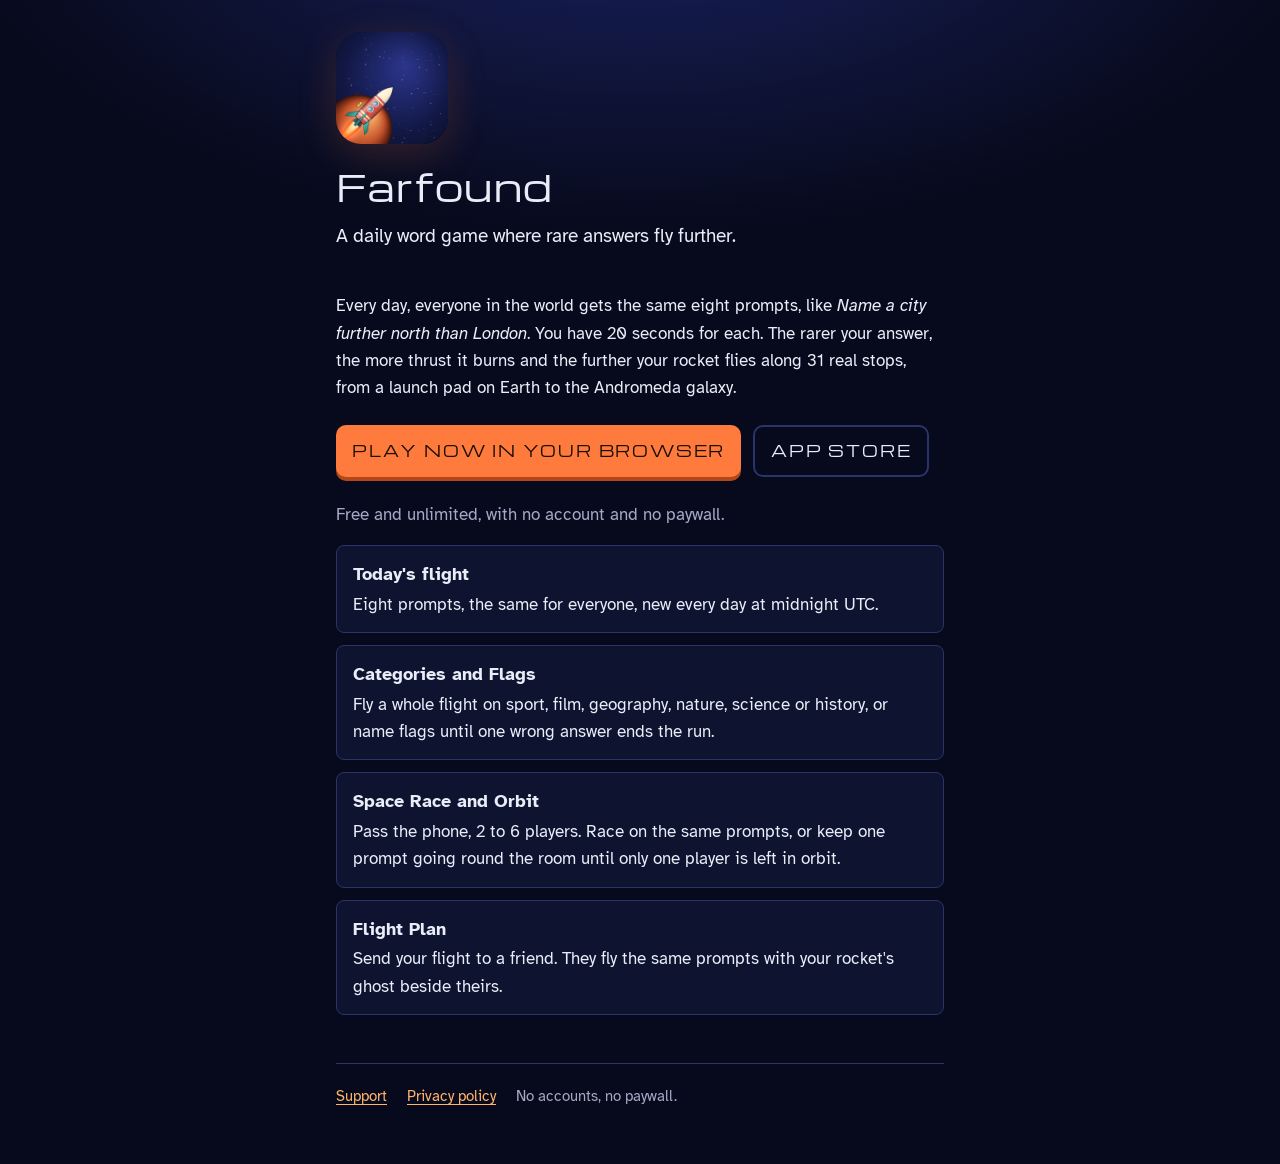
<file: index.html>
<!doctype html>
<html lang="en">
<head>
<meta charset="utf-8">
<meta name="viewport" content="width=device-width, initial-scale=1">
<title>Farfound: the daily rare-answer trivia game</title>
<meta name="description" content="A free daily trivia game. Give rare answers to 8 prompts and your rocket flies further through 31 real stops, from Earth to the Andromeda galaxy.">
<link rel="canonical" href="https://farfoundtrivia.com/">
<link rel="icon" href="icon.png">
<link rel="apple-touch-icon" href="icon.png">
<meta name="theme-color" content="#070a1c">
<meta property="og:type" content="website">
<meta property="og:site_name" content="Farfound">
<meta property="og:url" content="https://farfoundtrivia.com/">
<meta property="og:title" content="Farfound: the daily rare-answer trivia game">
<meta property="og:description" content="Eight prompts a day. The rarer your answer, the further your rocket flies through 31 real stops. Free, in your browser or on iPhone.">
<meta property="og:image" content="https://farfoundtrivia.com/og.png">
<meta property="og:image:width" content="1200">
<meta property="og:image:height" content="630">
<meta property="og:image:alt" content="The Farfound rocket icon and wordmark above a row of the game's tier symbols.">
<meta name="twitter:card" content="summary_large_image">
<meta name="twitter:title" content="Farfound: the daily rare-answer trivia game">
<meta name="twitter:description" content="Eight prompts a day. The rarer your answer, the further your rocket flies through 31 real stops. Free, in your browser or on iPhone.">
<meta name="twitter:image" content="https://farfoundtrivia.com/og.png">
<link rel="preconnect" href="https://fonts.googleapis.com">
<link rel="preconnect" href="https://fonts.gstatic.com" crossorigin>
<link rel="stylesheet" href="https://fonts.googleapis.com/css2?family=Atkinson+Hyperlegible:wght@400;700&family=Michroma&family=Space+Mono&display=swap">
<link rel="stylesheet" href="site.css">
<script async src="https://pagead2.googlesyndication.com/pagead/js/adsbygoogle.js?client=ca-pub-5512492798436213" crossorigin="anonymous"></script>
</head>
<body>
<main class="wrap">
  <div class="hero">
    <img src="icon.png" alt="The Farfound app icon: a rocket rising past a planet">
    <div>
      <h1>Farfound</h1>
      <p class="lede">A daily word game where rare answers fly further.</p>
    </div>
  </div>
  <p>Every day, everyone in the world gets the same eight prompts, like <i>Name a city further north than London</i>. You have 20 seconds for each. The rarer your answer, the more thrust it burns and the further your rocket flies along 31 real stops, from a launch pad on Earth to the Andromeda galaxy.</p>
  <div class="btns">
    <a class="btn" id="play" href="play/">Play now in your browser</a>
    <a class="btn btn-line" id="get" href="https://apps.apple.com/app/id6827748914" aria-label="Get Farfound on the App Store">App Store</a>
  </div>
  <p class="dim">Free and unlimited, with no account and no paywall.</p>
  <ul class="modes">
    <li><b>Today's flight</b>Eight prompts, the same for everyone, new every day at midnight UTC.</li>
    <li><b>Categories and Flags</b>Fly a whole flight on sport, film, geography, nature, science or history, or name flags until one wrong answer ends the run.</li>
    <li><b>Space Race and Orbit</b>Pass the phone, 2 to 6 players. Race on the same prompts, or keep one prompt going round the room until only one player is left in orbit.</li>
    <li><b>Flight Plan</b>Send your flight to a friend. They fly the same prompts with your rocket's ghost beside theirs.</li>
  </ul>
  <footer>
    <a href="support/">Support</a>
    <a href="privacy/">Privacy policy</a>
    <span>No accounts, no paywall.</span>
  </footer>
</main>
</body>
</html>
</file>
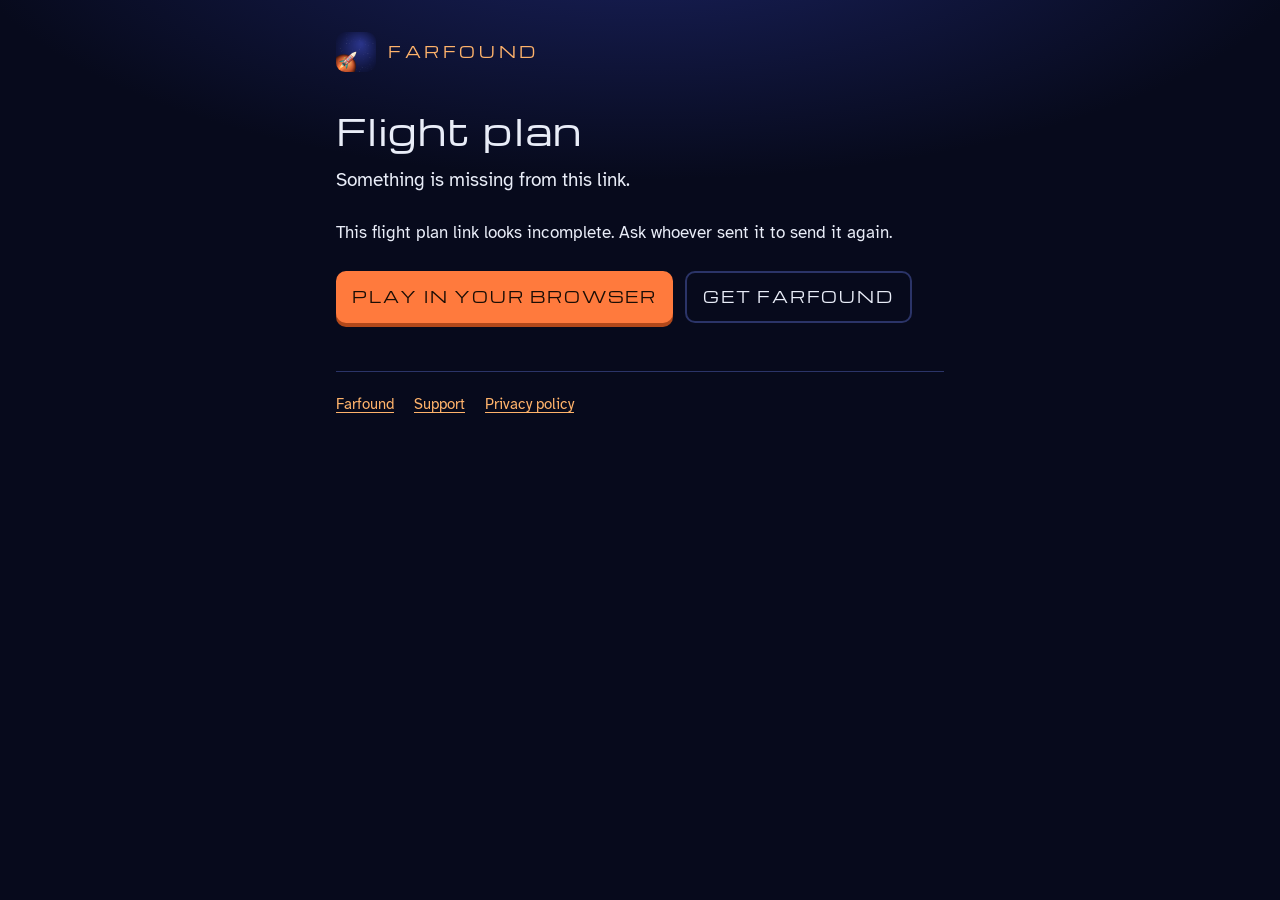
<file: plan/index.html>
<!doctype html>
<html lang="en">
<head>
<meta charset="utf-8">
<meta name="viewport" content="width=device-width, initial-scale=1">
<title>Farfound Flight Plan</title>
<meta name="description" content="A friend sent you a Farfound flight plan. Fly the same eight prompts and try to go further.">
<link rel="icon" href="../icon.png">
<meta property="og:type" content="website">
<meta property="og:site_name" content="Farfound">
<meta property="og:title" content="A Farfound flight plan">
<meta property="og:description" content="A friend sent you a flight plan. Fly the same eight prompts, in your browser or on iPhone, and try to go further.">
<meta property="og:image" content="https://farfoundtrivia.com/og.png">
<meta property="og:image:width" content="1200">
<meta property="og:image:height" content="630">
<meta property="og:image:alt" content="The Farfound rocket icon and wordmark above a row of the game's tier symbols.">
<meta name="twitter:card" content="summary_large_image">
<meta name="twitter:title" content="A Farfound flight plan">
<meta name="twitter:description" content="A friend sent you a flight plan. Fly the same eight prompts, in your browser or on iPhone, and try to go further.">
<meta name="twitter:image" content="https://farfoundtrivia.com/og.png">
<link rel="preconnect" href="https://fonts.googleapis.com">
<link rel="preconnect" href="https://fonts.gstatic.com" crossorigin>
<link rel="stylesheet" href="https://fonts.googleapis.com/css2?family=Atkinson+Hyperlegible:wght@400;700&family=Michroma&family=Space+Mono&display=swap">
<link rel="stylesheet" href="../site.css">
<script async src="https://pagead2.googlesyndication.com/pagead/js/adsbygoogle.js?client=ca-pub-5512492798436213" crossorigin="anonymous"></script>
</head>
<body>
<main class="wrap">
  <a class="top" href="../"><img src="../icon.png" alt=""><span>FARFOUND</span></a>
  <h1 id="title">Flight plan</h1>
  <p class="lede" id="lede">A friend sent you a flight plan.</p>
  <div id="plan" hidden>
    <div class="panel">
      <table class="board">
        <thead><tr><th scope="col">Pilot</th><th scope="col">Reached</th><th scope="col">Thrust</th></tr></thead>
        <tbody id="rows"></tbody>
      </table>
    </div>
    <p>Fly the same eight prompts with their rocket's ghost beside yours. Their answers stay hidden until you've given yours.</p>
    <div class="btns">
      <a class="btn" id="fly" href="../play/">Fly it now</a>
    </div>
    <p class="dim">It plays right here in your browser, with nothing to install. Have the iPhone app? <a id="open" href="farfound://plan">Open it in Farfound</a>. Don't have it yet? <a href="https://apps.apple.com/app/id6827748914">Get it on the App Store</a>.</p>
  </div>
  <div id="broken" hidden>
    <p>This flight plan link looks incomplete. Ask whoever sent it to send it again.</p>
    <div class="btns">
      <a class="btn" href="../play/">Play in your browser</a>
      <a class="btn btn-line" href="https://apps.apple.com/app/id6827748914">Get Farfound</a>
    </div>
  </div>
  <footer>
    <a href="../">Farfound</a>
    <a href="../support/">Support</a>
    <a href="../privacy/">Privacy policy</a>
  </footer>
</main>
<script>
(() => {
  // the 31 stops from the game, and how much thrust each leg needs (see placeOf in farfound.js)
  const STOPS = ['Launch Pad', 'Low Earth Orbit', 'The Moon', 'Mars', 'Phobos', 'Vesta', 'Ceres', 'Jupiter', 'Io', 'Europa', 'Ganymede', 'Saturn', 'Enceladus', 'Titan', 'Uranus', 'Neptune', 'Triton', 'Pluto', 'Arrokoth', 'Sedna', 'Eris', 'The Heliopause', 'The Oort Cloud', 'Proxima Centauri', 'Alpha Centauri', "Barnard's Star", 'Sirius', 'TRAPPIST-1', 'Betelgeuse', 'Orion Nebula', 'Galactic Centre', 'Andromeda'];
  const ROW_FROM = { 1: 1, 2: 4, 17: 5, 22: 6, 28: 7 };
  const AT = [0];
  for (let i = 1, n = 0; i < STOPS.length; i++) { if (ROW_FROM[i] != null) n = ROW_FROM[i]; AT.push(AT[i - 1] + n); }
  const placeOf = t => { let s = 0; while (s < STOPS.length - 1 && AT[s + 1] <= t) s++; return s; };

  function decode(hash) {
    let b64 = hash.replace(/^#/, '').replace(/-/g, '+').replace(/_/g, '/');
    while (b64.length % 4) b64 += '=';
    const bytes = Uint8Array.from(atob(b64), c => c.charCodeAt(0));
    return JSON.parse(new TextDecoder().decode(bytes));
  }
  const int = (v, lo, hi) => Number.isInteger(v) && v >= lo && v <= hi;
  function valid(p) {
    return p && p.v === 1 && (p.day === null || /^\d{4}-\d{2}-\d{2}$/.test(p.day))
      && Array.isArray(p.ids) && p.ids.length === 8 && p.ids.every(x => typeof x === 'string' && x.length < 16)
      && Array.isArray(p.crew) && p.crew.length >= 1 && p.crew.length <= 8
      && p.crew.every(c => c && typeof c.n === 'string' && Array.isArray(c.b) && c.b.length === 8
        && c.b.every(b => Array.isArray(b) && int(b[0], -1, 5) && int(b[1], 0, 150)));
  }
  const prettyDay = k => new Date(k + 'T12:00:00Z').toLocaleDateString('en-GB', { day: 'numeric', month: 'long', year: 'numeric', timeZone: 'UTC' });

  let plan = null;
  try { plan = decode(location.hash); } catch (e) { plan = null; }
  if (!valid(plan)) { document.getElementById('broken').hidden = false; document.getElementById('lede').textContent = 'Something is missing from this link.'; return; }

  const crew = plan.crew.map(c => {
    const thrust = Math.min(150, c.b.reduce((a, b) => a + b[1], 0));
    return { name: c.n.trim().slice(0, 16) || 'A friend', thrust, stop: placeOf(thrust) };
  });
  const last = crew[crew.length - 1];
  document.getElementById('title').textContent = `${last.name} reached ${STOPS[last.stop]}`;
  const today = new Date().toISOString().slice(0, 10);
  document.getElementById('lede').textContent = plan.day === today ? "This is today's flight. If you haven't flown it yet, this run counts as yours."
    : plan.day ? `A flight from ${prettyDay(plan.day)}. Can you fly further?` : 'Can you fly further?';
  const rows = document.getElementById('rows');
  for (const c of crew.slice().sort((a, b) => b.thrust - a.thrust)) {
    const tr = document.createElement('tr');
    [['who', c.name], ['', STOPS[c.stop]], ['', String(c.thrust)]].forEach(([cls, text]) => {
      const td = document.createElement('td');
      if (cls) td.className = cls;
      td.textContent = text;
      tr.appendChild(td);
    });
    rows.appendChild(tr);
  }
  document.getElementById('open').href = 'farfound://plan' + location.hash;
  // the web game reads the same payload from its own link
  document.getElementById('fly').href = '../play/' + location.hash;
  document.getElementById('plan').hidden = false;
})();
</script>
</body>
</html>
</file>
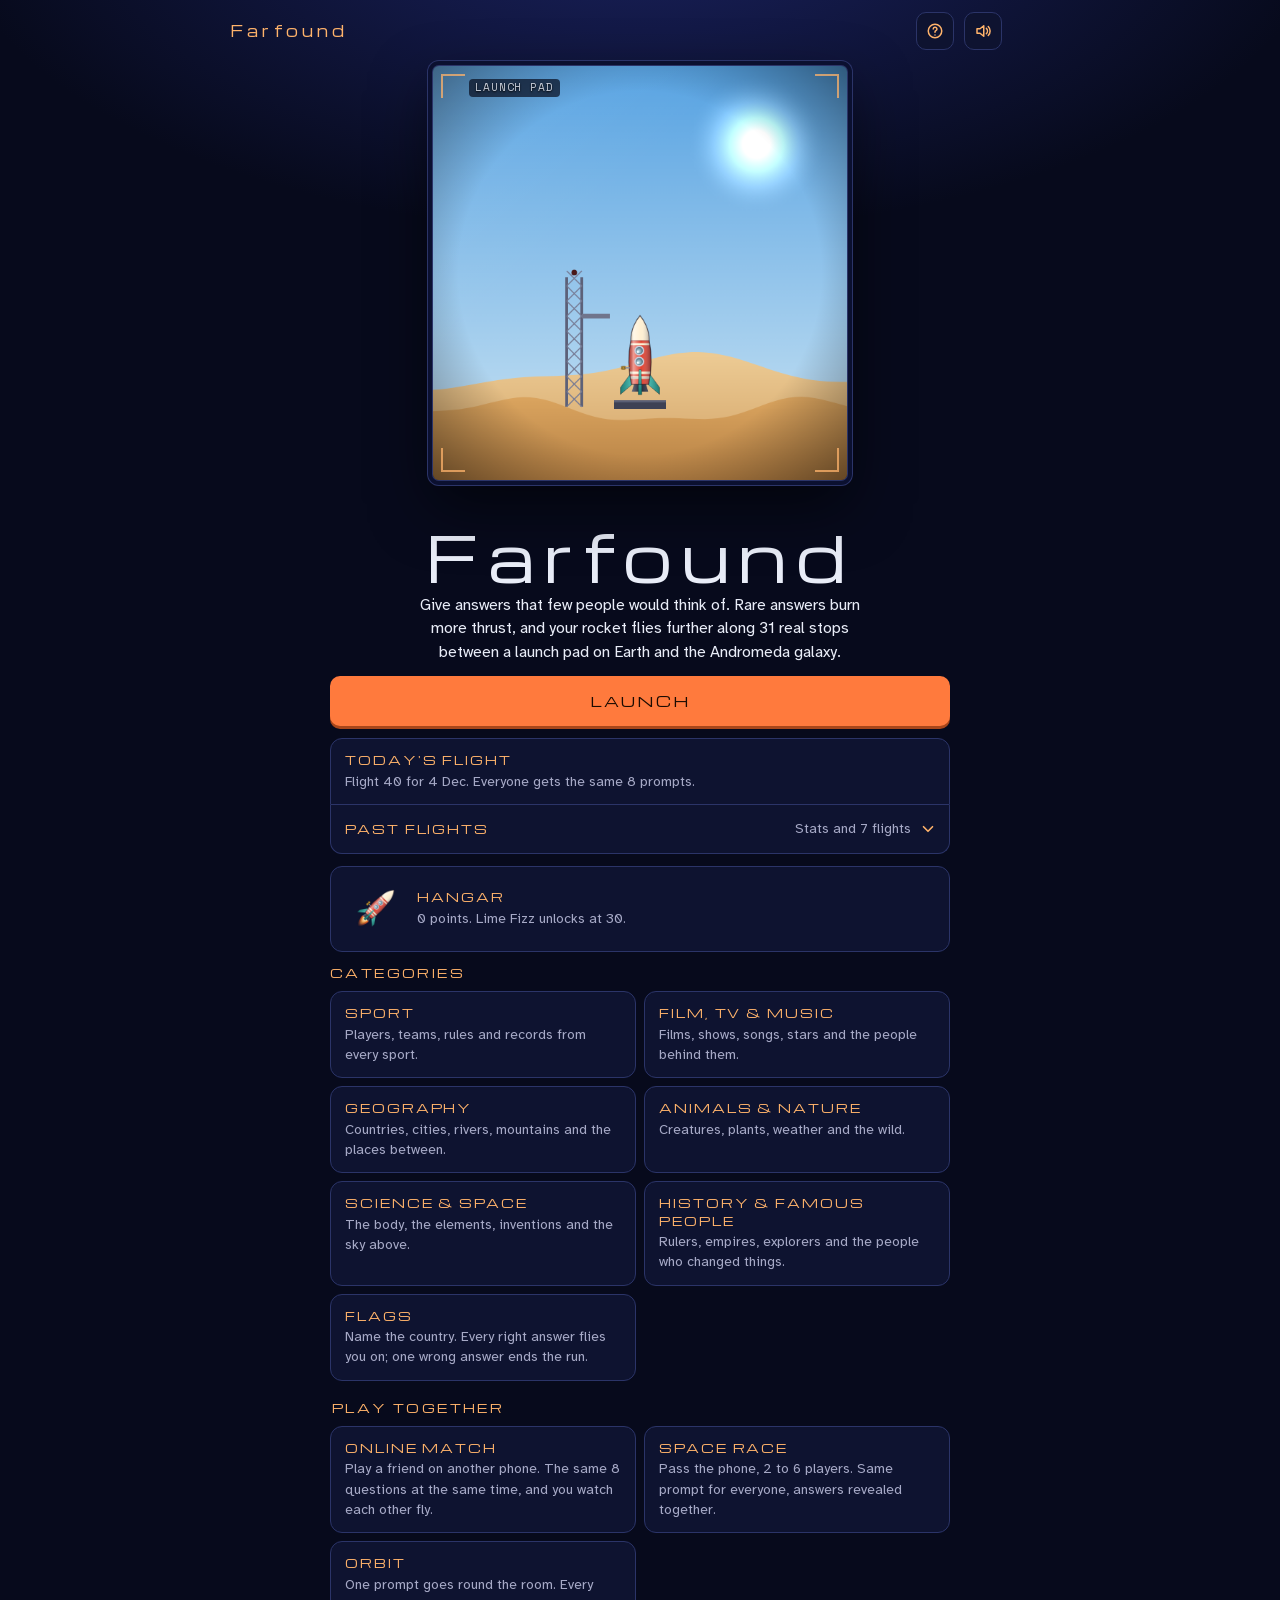
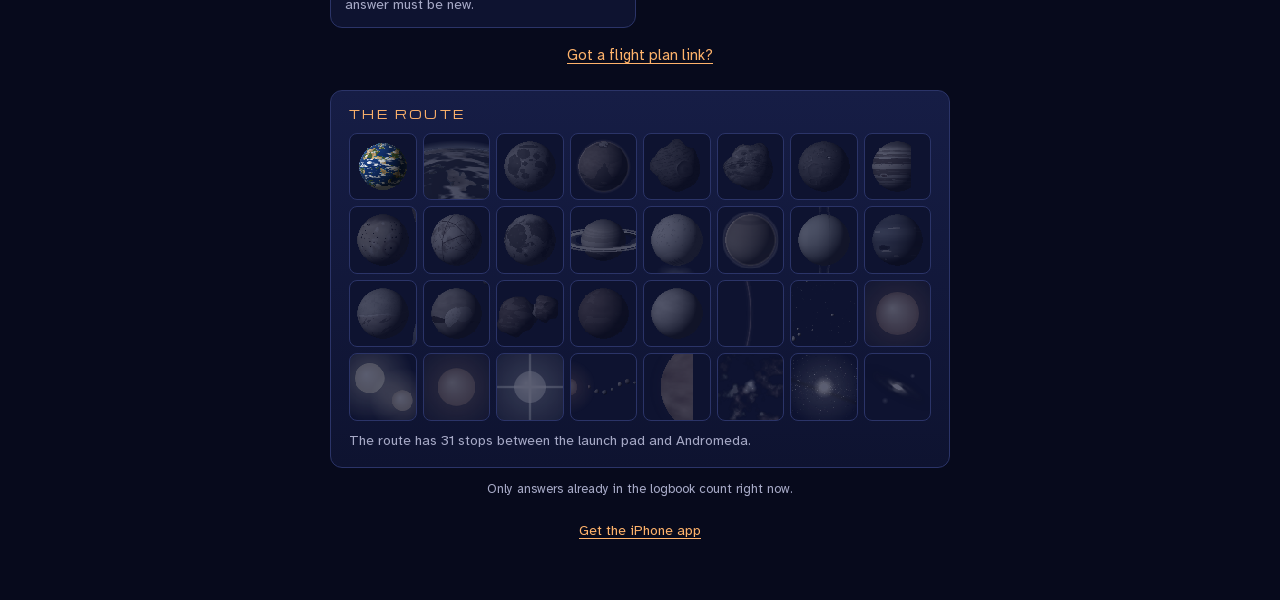
<file: play/index.html>
<!doctype html><html lang="en"><head><meta charset="utf-8"><meta name="viewport" content="width=device-width,initial-scale=1,viewport-fit=cover"><style>:root{color-scheme:light;padding-top:env(safe-area-inset-top);padding-bottom:env(safe-area-inset-bottom)}body{margin:0;font:14px system-ui}img{max-width:100%}[hidden]{display:none!important}</style><title>Play Farfound: daily rare-answer trivia in your browser</title>
<meta name="description" content="Play Farfound free in your browser. Eight prompts a day: the rarer your answer, the further your rocket flies through 31 real stops. No account, nothing to install.">
<link rel="canonical" href="https://farfoundtrivia.com/play/">
<link rel="icon" href="../icon.png">
<link rel="apple-touch-icon" href="../icon.png">
<meta name="theme-color" content="#070a1c">
<meta property="og:type" content="website">
<meta property="og:site_name" content="Farfound">
<meta property="og:url" content="https://farfoundtrivia.com/play/">
<meta property="og:title" content="Play Farfound in your browser">
<meta property="og:description" content="The daily trivia game where rare answers fly further. Eight prompts, 31 real stops and nothing to install.">
<meta property="og:image" content="https://farfoundtrivia.com/og.png">
<meta property="og:image:width" content="1200">
<meta property="og:image:height" content="630">
<meta property="og:image:alt" content="The Farfound rocket icon and wordmark above a row of the game's tier symbols.">
<meta name="twitter:card" content="summary_large_image">
<meta name="twitter:title" content="Play Farfound in your browser">
<meta name="twitter:description" content="The daily trivia game where rare answers fly further. Eight prompts, 31 real stops and nothing to install.">
<meta name="twitter:image" content="https://farfoundtrivia.com/og.png">
<script async data-ad-frequency-hint="60s" src="https://pagead2.googlesyndication.com/pagead/js/adsbygoogle.js?client=ca-pub-5512492798436213" crossorigin="anonymous"></script>
<script>
// The game asks for an ad break after every second finished game (see adBreak in farfound.js).
// Here the break is a Google AdSense interstitial. With no ad to show, or the ad code blocked, the game carries on at once.
window.adsbygoogle = window.adsbygoogle || [];
window.farfoundPrivacyPolicyURL = 'https://farfoundtrivia.com/privacy/';
adsbygoogle.push({ preloadAdBreaks: 'on', sound: 'on' });
window.farfoundAdBreak = function (name) {
  return new Promise(function (resolve) {
    if (!window.adsbygoogle || !adsbygoogle.loaded) { resolve(); return; }
    var showing = false;
    // Google answers at once when it has no ad; this covers the case where it never answers
    var timer = setTimeout(function () { if (!showing) resolve(); }, 4000);
    try {
      adsbygoogle.push({
        type: 'next', name: String(name || 'game_over').replace(/[^a-z0-9_]/gi, '_'),
        beforeAd: function () { showing = true; },
        adBreakDone: function () { clearTimeout(timer); resolve(); }
      });
    } catch (e) { clearTimeout(timer); resolve(); }
  });
};

// A small banner at the foot of a flight log. It sits in the page and stays folded away until Google has filled it,
// so an empty slot leaves no gap. The bar that stays at the bottom of the screen is the Google anchor ad,
// switched on in AdSense (Ads, By site, Auto ads: anchor ads only, bottom only); the page has no code for it.
document.addEventListener('DOMContentLoaded', function () {
  var app = document.getElementById('app'), log = document.getElementById('log');
  if (!app || !log || !window.MutationObserver) return;
  var wide = innerWidth >= 780, w = wide ? 728 : 320, h = wide ? 90 : 50;
  function unit(slot) {
    var box = document.createElement('div');
    box.className = 'ff-ad';
    box.innerHTML = '<span>Advertisement</span><ins class="adsbygoogle" style="display:inline-block;width:' + w + 'px;height:' + h + 'px" data-ad-client="ca-pub-5512492798436213" data-ad-slot="' + slot + '"></ins>';
    var ins = box.lastChild;
    new MutationObserver(function () { box.classList.toggle('is-filled', ins.getAttribute('data-ad-status') === 'filled'); }).observe(ins, { attributes: true, attributeFilter: ['data-ad-status'] });
    return box;
  }
  function ask() { try { (window.adsbygoogle = window.adsbygoogle || []).push({}); } catch (e) { /* blocked, or no slot to fill */ } }

  // flight log: the game redraws the log for each finished flight, so each gets a new banner, at most one every 30 seconds
  var last = 0;
  new MutationObserver(function () {
    var inner = log.querySelector('.sheet-inner');
    if (log.hidden || !inner || inner.querySelector('.ff-ad') || Date.now() - last < 30000) return;
    last = Date.now();
    inner.appendChild(unit('2709613643'));
    ask();
  }).observe(log, { childList: true });
});
</script>
<style>
.ff-ad { display: flex; flex-direction: column; align-items: center; gap: 6px; width: 100%; height: 0; overflow: hidden; }
.ff-ad.is-filled { height: auto; margin-top: 28px; padding-top: 12px; border-top: 1px solid rgba(255, 255, 255, 0.1); }
.ff-ad span { font-size: 10px; letter-spacing: 0.12em; text-transform: uppercase; color: #8d95b8; }
</style>
</head><body>
<meta name="claude:viewport-fit-sides" content="cover">
<style>
  /* fonts ship with the game (SIL Open Font License, see font-licenses.txt) so it plays with no network */
  @font-face { font-family: 'Michroma'; font-style: normal; font-weight: 400; font-display: swap; src: url(ff-michroma-400-latin-ext.woff2) format('woff2'); unicode-range: U+0100-02BA, U+02BD-02C5, U+02C7-02CC, U+02CE-02D7, U+02DD-02FF, U+0304, U+0308, U+0329, U+1D00-1DBF, U+1E00-1E9F, U+1EF2-1EFF, U+2020, U+20A0-20AB, U+20AD-20C4, U+2113, U+2C60-2C7F, U+A720-A7FF; }
  @font-face { font-family: 'Michroma'; font-style: normal; font-weight: 400; font-display: swap; src: url(ff-michroma-400-latin.woff2) format('woff2'); unicode-range: U+0000-00FF, U+0131, U+0152-0153, U+02BB-02BC, U+02C6, U+02DA, U+02DC, U+0304, U+0308, U+0329, U+2000-206F, U+20AC, U+2122, U+2191, U+2193, U+2212, U+2215, U+FEFF, U+FFFD; }
  @font-face { font-family: 'Atkinson Hyperlegible'; font-style: italic; font-weight: 400; font-display: swap; src: url(ff-atkinsonhyperlegible-400i-latin-ext.woff2) format('woff2'); unicode-range: U+0100-02BA, U+02BD-02C5, U+02C7-02CC, U+02CE-02D7, U+02DD-02FF, U+0304, U+0308, U+0329, U+1D00-1DBF, U+1E00-1E9F, U+1EF2-1EFF, U+2020, U+20A0-20AB, U+20AD-20C4, U+2113, U+2C60-2C7F, U+A720-A7FF; }
  @font-face { font-family: 'Atkinson Hyperlegible'; font-style: italic; font-weight: 400; font-display: swap; src: url(ff-atkinsonhyperlegible-400i-latin.woff2) format('woff2'); unicode-range: U+0000-00FF, U+0131, U+0152-0153, U+02BB-02BC, U+02C6, U+02DA, U+02DC, U+0304, U+0308, U+0329, U+2000-206F, U+20AC, U+2122, U+2191, U+2193, U+2212, U+2215, U+FEFF, U+FFFD; }
  @font-face { font-family: 'Atkinson Hyperlegible'; font-style: normal; font-weight: 400; font-display: swap; src: url(ff-atkinsonhyperlegible-400-latin-ext.woff2) format('woff2'); unicode-range: U+0100-02BA, U+02BD-02C5, U+02C7-02CC, U+02CE-02D7, U+02DD-02FF, U+0304, U+0308, U+0329, U+1D00-1DBF, U+1E00-1E9F, U+1EF2-1EFF, U+2020, U+20A0-20AB, U+20AD-20C4, U+2113, U+2C60-2C7F, U+A720-A7FF; }
  @font-face { font-family: 'Atkinson Hyperlegible'; font-style: normal; font-weight: 400; font-display: swap; src: url(ff-atkinsonhyperlegible-400-latin.woff2) format('woff2'); unicode-range: U+0000-00FF, U+0131, U+0152-0153, U+02BB-02BC, U+02C6, U+02DA, U+02DC, U+0304, U+0308, U+0329, U+2000-206F, U+20AC, U+2122, U+2191, U+2193, U+2212, U+2215, U+FEFF, U+FFFD; }
  @font-face { font-family: 'Atkinson Hyperlegible'; font-style: normal; font-weight: 700; font-display: swap; src: url(ff-atkinsonhyperlegible-700-latin-ext.woff2) format('woff2'); unicode-range: U+0100-02BA, U+02BD-02C5, U+02C7-02CC, U+02CE-02D7, U+02DD-02FF, U+0304, U+0308, U+0329, U+1D00-1DBF, U+1E00-1E9F, U+1EF2-1EFF, U+2020, U+20A0-20AB, U+20AD-20C4, U+2113, U+2C60-2C7F, U+A720-A7FF; }
  @font-face { font-family: 'Atkinson Hyperlegible'; font-style: normal; font-weight: 700; font-display: swap; src: url(ff-atkinsonhyperlegible-700-latin.woff2) format('woff2'); unicode-range: U+0000-00FF, U+0131, U+0152-0153, U+02BB-02BC, U+02C6, U+02DA, U+02DC, U+0304, U+0308, U+0329, U+2000-206F, U+20AC, U+2122, U+2191, U+2193, U+2212, U+2215, U+FEFF, U+FFFD; }
  @font-face { font-family: 'Space Mono'; font-style: normal; font-weight: 400; font-display: swap; src: url(ff-spacemono-400-vietnamese.woff2) format('woff2'); unicode-range: U+0102-0103, U+0110-0111, U+0128-0129, U+0168-0169, U+01A0-01A1, U+01AF-01B0, U+0300-0301, U+0303-0304, U+0308-0309, U+0323, U+0329, U+1EA0-1EF9, U+20AB; }
  @font-face { font-family: 'Space Mono'; font-style: normal; font-weight: 400; font-display: swap; src: url(ff-spacemono-400-latin-ext.woff2) format('woff2'); unicode-range: U+0100-02BA, U+02BD-02C5, U+02C7-02CC, U+02CE-02D7, U+02DD-02FF, U+0304, U+0308, U+0329, U+1D00-1DBF, U+1E00-1E9F, U+1EF2-1EFF, U+2020, U+20A0-20AB, U+20AD-20C4, U+2113, U+2C60-2C7F, U+A720-A7FF; }
  @font-face { font-family: 'Space Mono'; font-style: normal; font-weight: 400; font-display: swap; src: url(ff-spacemono-400-latin.woff2) format('woff2'); unicode-range: U+0000-00FF, U+0131, U+0152-0153, U+02BB-02BC, U+02C6, U+02DA, U+02DC, U+0304, U+0308, U+0329, U+2000-206F, U+20AC, U+2122, U+2191, U+2193, U+2212, U+2215, U+FEFF, U+FFFD; }
  @font-face { font-family: 'Space Mono'; font-style: normal; font-weight: 700; font-display: swap; src: url(ff-spacemono-700-vietnamese.woff2) format('woff2'); unicode-range: U+0102-0103, U+0110-0111, U+0128-0129, U+0168-0169, U+01A0-01A1, U+01AF-01B0, U+0300-0301, U+0303-0304, U+0308-0309, U+0323, U+0329, U+1EA0-1EF9, U+20AB; }
  @font-face { font-family: 'Space Mono'; font-style: normal; font-weight: 700; font-display: swap; src: url(ff-spacemono-700-latin-ext.woff2) format('woff2'); unicode-range: U+0100-02BA, U+02BD-02C5, U+02C7-02CC, U+02CE-02D7, U+02DD-02FF, U+0304, U+0308, U+0329, U+1D00-1DBF, U+1E00-1E9F, U+1EF2-1EFF, U+2020, U+20A0-20AB, U+20AD-20C4, U+2113, U+2C60-2C7F, U+A720-A7FF; }
  @font-face { font-family: 'Space Mono'; font-style: normal; font-weight: 700; font-display: swap; src: url(ff-spacemono-700-latin.woff2) format('woff2'); unicode-range: U+0000-00FF, U+0131, U+0152-0153, U+02BB-02BC, U+02C6, U+02DA, U+02DC, U+0304, U+0308, U+0329, U+2000-206F, U+20AC, U+2122, U+2191, U+2193, U+2212, U+2215, U+FEFF, U+FFFD; }
</style>
<style>
  /* Layout: a 1970s mission-control console. A square survey scope is the stage, the mission card sits beneath it, and the home screen is a route map from Earth outward. Deliberately single-theme: space is dark. */
  :root {
    color-scheme: dark;
    --void: #070a1c;
    --deck: #0e1330;
    --deck-2: #161d45;
    --rule: #2b3468;
    --ink: #e9edf8;
    --ink-dim: #a6a9c6;
    --flare: #ff7a3d;
    --flare-hi: #ffb36b;
    --alert: #ff5470;
    --ghost: #a9d3ff;
    --f-display: "Michroma", "Eurostile", "Arial Black", sans-serif;
    --f-body: "Atkinson Hyperlegible", "Segoe UI", system-ui, sans-serif;
    --f-data: "Space Mono", ui-monospace, "SFMono-Regular", monospace;
    --scope: min(90vw, 46vh, 440px);
    --cls: var(--flare-hi);
  }
  html, body { height: 100%; }
  body {
    background:
      radial-gradient(90% 60% at 50% -10%, #1a2260 0%, transparent 60%),
      var(--void);
    background-attachment: fixed;
    color: var(--ink);
    font-family: var(--f-body);
    font-size: 16px;
    line-height: 1.45;
    -webkit-font-smoothing: antialiased;
  }
  button, input { font: inherit; color: inherit; }
  button { cursor: pointer; }
  :focus-visible { outline: 2px solid var(--flare-hi); outline-offset: 3px; }
  [tabindex="-1"]:focus { outline: none; }
  .sr-only { position: absolute; width: 1px; height: 1px; overflow: hidden; clip: rect(0 0 0 0); white-space: nowrap; }

  #app {
    min-height: 100%;
    display: flex;
    flex-direction: column;
    align-items: center;
    gap: var(--app-gap, clamp(10px, 2vh, 16px)); /* set from the game, so it holds still while the keyboard is up */
    padding-left: max(16px, env(safe-area-inset-left, 0px));
    padding-right: max(16px, env(safe-area-inset-right, 0px));
    padding-block: 12px 28px;
  }

  /* ---------- header ---------- */
  .bar {
    width: 100%;
    max-width: 820px;
    display: grid;
    grid-template-columns: 1fr auto 1fr;
    align-items: center;
    gap: 12px;
  }
  .brand { justify-self: start; font-family: var(--f-display); font-size: 15px; letter-spacing: 0.28em; color: var(--flare-hi); white-space: nowrap; }
  .pips { justify-self: center; display: flex; align-items: center; gap: 6px; }
  .pip { width: 12px; height: 12px; border-radius: 3px; background: var(--deck-2); box-shadow: inset 0 0 0 1.5px var(--rule); }
  .pip.is-now { box-shadow: inset 0 0 0 2px var(--flare-hi); }
  .pip.is-miss { background: transparent; box-shadow: inset 0 0 0 1.5px var(--rule); position: relative; }
  .pip.is-miss::after { content: ""; position: absolute; left: 2px; right: 2px; top: 5px; height: 2px; background: var(--ink-dim); transform: rotate(45deg); }
  .cell { width: 6px; height: 16px; border-radius: 2px; background: var(--flare-hi); }
  .cell.is-low { background: var(--alert); }
  .cell.is-empty { background: var(--deck-2); box-shadow: inset 0 0 0 1px var(--rule); }
  .pips-label { font-family: var(--f-data); font-size: 12px; color: var(--ink-dim); margin-left: 6px; }
  .bar-right { justify-self: end; display: flex; align-items: center; gap: 10px; }
  .readout { font-family: var(--f-data); font-weight: 700; font-size: 18px; color: var(--ink); font-variant-numeric: tabular-nums; white-space: nowrap; }
  .readout small { font-weight: 400; font-size: 12px; color: var(--ink-dim); margin-left: 2px; }
  .icon-btn {
    width: 38px; height: 38px; border-radius: 10px;
    display: grid; place-items: center;
    background: var(--deck);
    border: 1.5px solid var(--rule);
    color: var(--flare-hi);
  }
  .icon-btn:hover { border-color: var(--flare); }
  .icon-btn svg { width: 18px; height: 18px; }
  .is-home .pips, .is-home #btn-end, .is-home .readout { visibility: hidden; }

  /* ---------- scope ---------- */
  .stage { width: 100%; display: flex; flex-direction: column; align-items: center; gap: 8px; }
  .scope {
    position: relative;
    width: var(--scope);
    max-width: 100%;
    aspect-ratio: 1;
    background: #02030a;
    border-radius: 6px;
    box-shadow: 0 0 0 1px var(--rule), 0 0 0 5px #0b1030, 0 0 0 6px #2b3468, 0 24px 60px rgba(0,0,0,0.6);
    overflow: hidden;
  }
  .scope canvas { position: absolute; inset: 0; width: 100%; height: 100%; display: block; }
  .scope::before {
    content: ""; position: absolute; inset: 0; pointer-events: none; z-index: 3;
    background: radial-gradient(circle at 50% 50%, transparent 62%, rgba(0,0,0,0.45) 100%);
  }
  .scope::after { content: ""; position: absolute; inset: 0; z-index: 3; pointer-events: none; background: linear-gradient(135deg, rgba(255,255,255,0.07), transparent 38%); }
  .bracket { position: absolute; width: 22px; height: 22px; z-index: 4; pointer-events: none; border-color: rgba(255,179,107,0.75); border-style: solid; border-width: 0; }
  .bracket.tl { top: 8px; left: 8px; border-top-width: 2px; border-left-width: 2px; }
  .bracket.tr { top: 8px; right: 8px; border-top-width: 2px; border-right-width: 2px; }
  .bracket.bl { bottom: 8px; left: 8px; border-bottom-width: 2px; border-left-width: 2px; }
  .bracket.br { bottom: 8px; right: 8px; border-bottom-width: 2px; border-right-width: 2px; }
  .hud { position: absolute; z-index: 4; font-family: var(--f-data); font-size: 11px; letter-spacing: 0.08em; color: rgba(233,237,248,0.85); text-transform: uppercase; pointer-events: none; text-shadow: 0 1px 2px #000; }
  .hud.tl { top: 13px; left: 36px; }
  .hud.tr { top: 13px; right: 36px; text-align: right; }
  .labels { position: absolute; inset: 0; z-index: 5; pointer-events: none; }
  /* The answer, lettered on a pixel-cornered nameplate above the flag that drawMarker plants on the canvas.
     Opaque, square, no blur: a 1px light edge inside a 1px ink line (stepped at the corners), the tier colour as a 2px cap. */
  .claim {
    --edge: #e4e7f6;
    --line: #04050f;
    position: absolute;
    box-sizing: border-box;
    min-width: 30px;
    padding: 4px 8px 3px;
    background: linear-gradient(180deg, #19204c 0%, #0c1131 55%, #080b23 100%);
    box-shadow:
      0 -1px 0 var(--edge), 0 1px 0 var(--edge), -1px 0 0 var(--edge), 1px 0 0 var(--edge),
      -1px -1px 0 var(--line), 1px -1px 0 var(--line), -1px 1px 0 var(--line), 1px 1px 0 var(--line),
      0 -2px 0 var(--line), 0 2px 0 var(--line), -2px 0 0 var(--line), 2px 0 0 var(--line),
      inset 0 2px 0 var(--cls), inset 0 3px 0 rgba(0,0,0,0.4),
      0 4px 0 rgba(0,0,0,0.35);
    color: #fff;
    font-family: var(--f-body);
    font-weight: 700;
    font-size: 12.5px;
    line-height: 16px;
    letter-spacing: 0.015em;
    text-shadow: 0 1px 0 #000;
    overflow: hidden;
    animation: claim-print 0.24s steps(6, end) 0.34s backwards;
  }
  .claim.to-right { animation-name: claim-print-r; }
  .claim-text { display: block; overflow: hidden; white-space: nowrap; text-overflow: ellipsis; unicode-bidi: plaintext; }
  .claim.is-top { --edge: var(--cls); background: linear-gradient(180deg, #2a2340 0%, #120f2c 55%, #0b0a22 100%); }
  .claim.is-top::after {
    content: ""; position: absolute; top: 0; bottom: 0; left: 0; width: 40%; pointer-events: none;
    background: linear-gradient(100deg, transparent, rgba(255,236,190,0.22) 50%, transparent);
    transform: translateX(-120%);
    animation: claim-sheen 2.6s ease-in-out 0.7s infinite;
  }
  .claim.is-off::after { background: linear-gradient(100deg, transparent, rgba(255,200,235,0.24) 50%, transparent); }
  /* the plate's tail: a stepped pixel point aimed down at the flag's finial */
  .claim-tail { position: absolute; width: 7px; height: 4px; transform: translateX(-50%); animation: claim-wait 0.01s 0.34s backwards; }
  .claim-tail::before, .claim-tail::after { content: ""; position: absolute; inset: 0; }
  .claim-tail::before { background: #04050f; clip-path: polygon(0 0, 7px 0, 7px 1px, 6px 1px, 6px 2px, 5px 2px, 5px 3px, 4px 3px, 4px 4px, 3px 4px, 3px 3px, 2px 3px, 2px 2px, 1px 2px, 1px 1px, 0 1px); }
  .claim-tail::after { background: #e4e7f6; clip-path: polygon(1px 0, 6px 0, 6px 1px, 5px 1px, 5px 2px, 4px 2px, 4px 3px, 3px 3px, 3px 2px, 2px 2px, 2px 1px, 1px 1px); }
  .claim-tail.is-top::after { background: var(--cls); }
  /* prints in from the pole end in 6 hard steps */
  @keyframes claim-print { from { clip-path: inset(-3px -3px -6px 100%); } to { clip-path: inset(-3px -3px -6px -3px); } }
  @keyframes claim-print-r { from { clip-path: inset(-3px 100% -6px -3px); } to { clip-path: inset(-3px -3px -6px -3px); } }
  @keyframes claim-wait { from, to { visibility: hidden; } }
  @keyframes claim-sheen { 0% { transform: translateX(-120%); } 40%, 100% { transform: translateX(320%); } }
  /* the flight log pastes this layer over a still of the canvas: show it settled, no replay */
  .chart .claim, .chart .claim-tail, .chart .claim::after { animation: none; }
  @media (prefers-reduced-motion: reduce) { .claim, .claim.to-right, .claim-tail, .claim.is-top::after { animation: none; } }
  @keyframes tag-in { from { opacity: 0; transform: translate(-50%, 4px); } to { opacity: 1; transform: translate(-50%, 0); } }
  .caption {
    position: absolute; z-index: 6; left: 50%; top: 13%; transform: translateX(-50%); /* above the rocket, which flies up from below */
    width: max-content; max-width: 86%;
    text-align: center;
    padding: 6px 12px;
    border-radius: 6px;
    background: rgba(7,10,28,0.8);
    border: 1px solid var(--rule);
    animation: tag-in 0.4s ease-out both;
  }
  .caption b { display: block; font-family: var(--f-display); font-weight: 400; font-size: 13px; letter-spacing: 0.16em; text-transform: uppercase; color: var(--flare-hi); }
  .caption span { font-size: 14px; color: var(--ink); }
  .skip-hint { position: absolute; z-index: 6; right: 12px; bottom: 10px; font-family: var(--f-data); font-size: 11px; color: var(--ink-dim); background: none; border: 0; padding: 4px; }

  .signal { width: var(--scope); max-width: 100%; display: flex; align-items: center; gap: 10px; }
  .signal-track { flex: 1; height: 6px; border-radius: 3px; background: var(--deck-2); overflow: hidden; }
  .signal-fill { height: 100%; width: 100%; background: linear-gradient(90deg, var(--flare), var(--flare-hi)); transform-origin: left center; }
  .signal-fill.is-low { background: var(--alert); }
  .signal-num { font-family: var(--f-data); font-weight: 700; font-size: 14px; min-width: 3ch; text-align: right; font-variant-numeric: tabular-nums; color: var(--ink); }
  .signal.is-off { visibility: hidden; }

  /* ---------- console ---------- */
  .console { width: 100%; max-width: 620px; display: flex; flex-direction: column; gap: 12px; }
  .card {
    background: linear-gradient(180deg, var(--deck-2), var(--deck));
    border: 1px solid var(--rule);
    border-radius: 12px;
    padding: 14px 18px 16px;
  }
  .eyebrow {
    margin: 0 0 6px;
    display: flex; justify-content: space-between; gap: 12px; flex-wrap: wrap;
    font-family: var(--f-display); font-size: 11px; letter-spacing: 0.2em; text-transform: uppercase;
    color: var(--flare-hi);
  }
  .eyebrow span:last-child { color: var(--ink-dim); }
  .prompt { margin: 0; font-size: clamp(21px, 4.6vw, 27px); line-height: 1.22; font-weight: 700; text-wrap: balance; }
  .answer-row { display: flex; gap: 8px; }
  .answer-row input {
    flex: 1; min-width: 0;
    background: #050816;
    border: 1.5px solid var(--rule);
    border-radius: 10px;
    padding: 12px 14px;
    font-size: 18px;
  }
  .answer-row input::placeholder { color: #8389b6; }
  .answer-row input:focus { outline: none; border-color: var(--flare-hi); box-shadow: 0 0 0 3px rgba(255,179,107,0.18); }
  .answer-row input:disabled { opacity: 0.55; }
  .btn, .btn-line {
    font-family: var(--f-display); font-size: 13px; letter-spacing: 0.16em; text-transform: uppercase;
    border-radius: 10px; padding: 12px 16px; white-space: nowrap;
  }
  .btn { background: var(--flare); color: #1b0b02; border: 0; box-shadow: 0 3px 0 #a8461a; }
  .btn:hover { background: #ff8b55; }
  .btn:active { transform: translateY(2px); box-shadow: 0 1px 0 #a8461a; }
  .btn:disabled { filter: grayscale(0.8) brightness(0.7); cursor: default; }
  .btn-line { background: transparent; color: var(--flare-hi); border: 1.5px solid var(--rule); }
  .btn-line:hover { border-color: var(--flare-hi); }
  .btn-wide { width: 100%; padding: 15px 18px; font-size: 14px; }
  .feedback { margin: 0; min-height: 1.45em; text-align: center; font-size: 15px; color: var(--ink-dim); }
  /* While an answer is typed on a phone the prompt and the answer box ride on top of the keyboard. The app ends the page
     where the keyboard begins, so a console that no longer fits under the scope sticks to the bottom over it, and the
     header and the scope stay where they were instead of the whole screen sliding up */
  @media (hover: none) and (pointer: coarse) {
    /* the side shadows carry its background out past the scope's frame, so no sliver of the frame shows beside it */
    .console:has(> .answer-row input:focus) { position: sticky; bottom: 0; z-index: 5; padding-bottom: 10px; background: var(--void); box-shadow: -16px 0 0 var(--void), 16px 0 0 var(--void), 0 -12px 16px var(--void); }
  }
  .feedback.is-error { color: var(--alert); }
  .feedback.is-busy { color: var(--flare-hi); }
  .feedback.is-hint { color: var(--ink); }
  /* the lightbulb sits where Skip was: a square as tall as Ignite */
  .answer-row .hint-btn { flex: 0 0 auto; width: 52px; height: auto; align-self: stretch; }
  .hint-btn svg { width: 22px; height: 22px; }
  .hint-btn.is-used { opacity: 0.45; }
  /* online match: the other player's strip, the notice over the scope, the code and the result */
  .live-row { grid-template-columns: 40px minmax(0, 1fr) auto; }
  .live-name { display: block; width: 100%; margin-top: 12px; }
  .live-pips { display: grid; grid-template-columns: repeat(4, auto); gap: 3px; }
  .live-toast { position: absolute; z-index: 7; left: 50%; top: 13%; transform: translateX(-50%); width: max-content; max-width: 88%; padding: 6px 12px; border-radius: 8px; text-align: center; background: rgba(7,10,28,0.92); border: 1.5px solid var(--cls, var(--rule)); animation: tag-in 0.3s ease-out both; pointer-events: none; }
  .scope:has(.live-toast) .caption { top: 36%; } /* the notice has the top; a flight caption steps down */
  .live-toast b { display: block; font-size: 14px; color: var(--ink); }
  .live-toast span { font-size: 13px; color: var(--ink-dim); }
  .live-code { margin: 10px 0 6px; font-family: var(--f-data); font-weight: 700; font-size: clamp(34px, 11vw, 48px); letter-spacing: 0.18em; text-align: center; color: var(--flare-hi); }
  .live-rounds { list-style: none; margin: 10px 0 0; padding: 0; display: flex; flex-direction: column; gap: 12px; }
  .live-rounds .pt-q { margin: 0 0 4px; font-weight: 700; color: var(--ink); }
  .live-said { display: flex; align-items: baseline; gap: 6px; font-size: 14px; color: var(--ink); overflow-wrap: anywhere; }
  .live-said .pip { flex: 0 0 auto; align-self: center; }
  .live-said b { color: var(--ink-dim); font-weight: 400; }
  .live-said i { font-style: normal; color: var(--ink-dim); font-size: 13px; }
  @media (prefers-reduced-motion: reduce) { .live-toast { animation: none; } }
  .hint-btn { position: relative; }
  .hint-count { position: absolute; top: 3px; right: 6px; font-family: var(--f-data); font-size: 11px; line-height: 1; color: var(--ink-dim); }
  /* Flags: the flag big enough to read on a phone, on a thin frame so white flags still show their edge */
  .flag-row { display: flex; align-items: center; gap: 14px; }
  .flag-frame { flex: 0 0 auto; width: clamp(120px, 38%, 200px); aspect-ratio: 4 / 3; border-radius: 6px; overflow: hidden; box-shadow: 0 0 0 1px var(--rule); }
  .flag-frame svg { display: block; width: 100%; height: 100%; }
  .flag-frame.is-small { width: min(150px, 50%); margin: 12px auto 4px; }

  .find-card { border-color: color-mix(in srgb, var(--cls) 55%, var(--rule)); overflow: hidden; } /* a name stamps in from bigger than it ends up */
  .find-card .eyebrow span:first-child { color: var(--cls); }
  .find-name { margin: 0; font-size: clamp(22px, 5vw, 30px); font-weight: 700; line-height: 1.15; overflow-wrap: anywhere; }
  .find-line { margin: 6px 0 0; color: var(--ink-dim); }
  .ladder-mini { display: flex; gap: 6px; margin-top: 12px; }
  .ladder-mini span {
    flex: 1; text-align: center;
    font-family: var(--f-data); font-size: 11px; letter-spacing: 0.04em;
    padding: 4px 0; border-radius: 6px;
    color: var(--ink-dim); background: var(--deck); border: 1px solid var(--rule);
  }
  .ladder-mini span.is-hit { color: #0b0d1c; background: var(--cls); border-color: var(--cls); font-weight: 700; }
  .note { margin: 8px 0 0; font-size: 14px; color: var(--ink-dim); }
  .note.is-first { color: #ff8fcd; }
  .note.is-power { color: var(--flare-hi); }
  .note.is-drain { color: var(--alert); }

  /* home */
  .title {
    margin: 0;
    font-family: var(--f-display);
    font-weight: 400;
    font-size: clamp(34px, 9.5vw, 62px);
    letter-spacing: 0.14em;
    line-height: 1;
    color: var(--ink);
    text-align: center;
  }
  .title em { font-style: normal; color: var(--flare); }
  .lede { margin: 8px auto 0; max-width: 44ch; text-align: center; text-wrap: balance; }
  .modes { display: grid; grid-template-columns: repeat(2, minmax(0, 1fr)); gap: 8px; }
  .mode {
    text-align: left; background: var(--deck); border: 1.5px solid var(--rule); border-radius: 12px;
    padding: 12px 14px; display: flex; flex-direction: column; gap: 3px;
  }
  .mode:hover { border-color: var(--flare-hi); }
  .mode-name { font-family: var(--f-display); font-size: 12px; letter-spacing: 0.16em; text-transform: uppercase; color: var(--flare-hi); }
  .mode-desc { font-size: 14px; color: var(--ink-dim); }
  .mode-desc b { color: var(--ink); }
  .mode.is-done .mode-name { color: var(--ink-dim); }
  .section-title { margin: 0 0 10px; font-family: var(--f-display); font-weight: 400; font-size: 12px; letter-spacing: 0.2em; text-transform: uppercase; color: var(--flare-hi); }
  .route { list-style: none; margin: 0; padding: 0; display: grid; grid-template-columns: repeat(3, minmax(0, 1fr)); gap: 8px; }
  .node {
    width: 100%; height: 100%;
    display: grid; grid-template-columns: 34px 1fr; align-items: center; gap: 8px;
    text-align: left; padding: 8px 10px; border-radius: 10px;
    background: var(--deck); border: 1.5px solid var(--rule);
  }
  .node img { width: 34px; height: 34px; image-rendering: pixelated; }
  .node-name { display: block; font-size: 14px; font-weight: 700; line-height: 1.15; }
  .node-meta { display: block; font-family: var(--f-data); font-size: 11px; color: var(--ink-dim); }
  .node .stars { color: var(--flare-hi); letter-spacing: 0.08em; }
  .node.is-selected { border-color: var(--flare-hi); background: var(--deck-2); }
  .node.is-locked { opacity: 0.5; cursor: not-allowed; }
  .node:not(.is-locked):hover { border-color: var(--flare); }
  .legend { list-style: none; margin: 0; padding: 0; display: grid; grid-template-columns: repeat(5, minmax(0, 1fr)); gap: 6px; }
  .legend li { text-align: center; display: flex; flex-direction: column; align-items: center; gap: 2px; }
  .legend img { width: 40px; height: 40px; image-rendering: pixelated; }
  .legend b { font-size: 13px; color: var(--cls); }
  .legend span { font-family: var(--f-data); font-size: 11px; color: var(--ink-dim); }
  .legend-note { margin: 10px 0 0; font-size: 14px; color: var(--ink-dim); }
  .foot { margin: 0; font-size: 13px; color: var(--ink-dim); text-align: center; text-wrap: balance; }
  .foot b { color: var(--ink); }
  .dot { display: inline-block; width: 8px; height: 8px; border-radius: 50%; margin-right: 6px; vertical-align: 1px; background: var(--ink-dim); }
  .dot.is-on { background: #7dffa8; box-shadow: 0 0 6px #7dffa8; }
  .dot.is-off { background: var(--alert); }

  .brief-fact { margin: 6px 0 0; font-size: 16px; }
  .brief-rules { margin: 8px 0 0; font-family: var(--f-data); font-size: 12px; color: var(--ink-dim); }

  @media (max-width: 560px) {
    .route { grid-template-columns: repeat(2, minmax(0, 1fr)); }
    .btn, .btn-line { white-space: normal; letter-spacing: 0.1em; padding-inline: 10px; }
    .tally span { font-size: 10px; }
    .legend img { width: 32px; height: 32px; }
    .answer-row { flex-wrap: wrap; }
    .answer-row input { flex-basis: 100%; }
    .answer-row button { flex: 1; }
    .modes { grid-template-columns: 1fr; }
    .brand { font-size: 11px; letter-spacing: 0.14em; }
    .bar { grid-template-columns: auto minmax(0, 1fr) auto; gap: 8px; }
    .pips { gap: 3px; overflow: hidden; }
    .pip { width: 9px; height: 9px; }
    .cell { width: 4px; height: 14px; }
    .pips-label { display: none; }
    .bar-right { gap: 4px; }
    .icon-btn { width: 32px; height: 32px; position: relative; }
    /* a 44 px tall target round each 32 px button, as wide as the gaps beside it allow: the header has no width to spare.
       Measured from inside the border, so 7.5 px reaches about 6 px past the button, and 3 px half the gap beside it */
    .icon-btn::before { content: ""; position: absolute; inset: -7.5px; }
    .bar-right .icon-btn::before { inset: -7.5px -3px; }
    .bar-right .icon-btn:first-of-type::before { left: -7.5px; }
    .bar-right .icon-btn:last-child::before { right: -11.5px; }
    .readout { font-size: 16px; }
  }
  /* on a 375 px phone the eight pips fit between the name and the readout instead of running into both */
  @media (max-width: 400px) {
    .pips { gap: 2px; }
    .pip { width: 8px; height: 8px; border-radius: 2px; }
    .pip.is-miss::after { left: 1px; right: 1px; top: 3px; }
  }

  /* route and flight pieces */
  .reach { list-style: none; margin: 0; padding: 0; display: grid; grid-template-columns: repeat(8, minmax(0, 1fr)); gap: 6px; }
  .reach li { aspect-ratio: 1; border-radius: 8px; overflow: hidden; background: var(--deck); border: 1px solid var(--rule); }
  .reach img { width: 100%; height: 100%; display: block; image-rendering: pixelated; opacity: 0.32; filter: grayscale(0.85); }
  .reach li.is-reached img { opacity: 1; filter: none; }
  .reach li.is-best { border-color: var(--flare-hi); box-shadow: 0 0 0 1px var(--flare-hi), 0 0 12px rgba(255,179,107,0.35); }
  .dest { display: flex; gap: 10px; align-items: flex-start; margin: 12px 0 0; font-size: 14px; color: var(--ink-dim); }
  .dest img { width: 40px; height: 40px; flex: none; border-radius: 6px; image-rendering: pixelated; }
  .dest b { color: var(--ink); }
  .route-line { list-style: none; margin: 0; padding: 0; display: flex; flex-wrap: wrap; gap: 6px 4px; align-items: center; justify-content: center; }
  .route-line li { display: flex; align-items: center; gap: 6px; font-size: 13px; }
  .route-line li + li::before { content: ""; width: 10px; height: 2px; margin-right: 2px; background: var(--flare-hi); }
  .route-line img { width: 24px; height: 24px; border-radius: 5px; image-rendering: pixelated; }
  .seal-num { font-family: var(--f-data); font-weight: 700; font-size: 40px; line-height: 1; color: var(--flare-hi); }
  .seal-num small { font-size: 14px; font-weight: 400; color: var(--ink-dim); }
  .seal-best { display: inline-block; margin-top: 6px; padding: 2px 8px; border-radius: 3px; background: var(--flare-hi); color: #1b0b02; font-family: var(--f-display); font-size: 10px; letter-spacing: 0.14em; text-transform: uppercase; }
  .sum-fact { margin: 0; text-align: center; color: var(--ink-dim); font-size: 15px; text-wrap: balance; }
  .btn-small { padding: 4px 10px; font-size: 11px; margin-left: 6px; }
  .ladder-mini span { line-height: 1.2; padding: 4px 2px; }
  @media (max-width: 560px) { .reach { gap: 4px; } .legend { grid-template-columns: repeat(5, minmax(0, 1fr)); } .legend b { font-size: 11px; } }

  .console > #btn-next { position: sticky; bottom: calc(12px + env(safe-area-inset-bottom, 0px)); z-index: 2; box-shadow: 0 3px 0 #a8461a, 0 -14px 18px var(--void); }
  .icon-btn.is-armed { background: var(--alert); border-color: var(--alert); color: #1b0b02; }
  .skip-hint { background: rgba(7,10,28,0.8); border: 1px solid var(--rule); border-radius: 6px; color: var(--ink); padding: 8px 12px; min-height: 32px; }
  .hud { background: rgba(7,10,28,0.7); padding: 1px 6px; border-radius: 4px; }
  .find-name { unicode-bidi: plaintext; }
  .sheet { overscroll-behavior: contain; }

  /* distance and answer depth */
  .hud.bc { bottom: 13px; left: 36px; white-space: nowrap; color: var(--ink); font-weight: 700; }
  .hud:empty { display: none; }
  /* the row of thrust cells to the next stop; cells this burn added pop in, in the tier colour */
  .hud .cells { display: inline-flex; gap: 2px; vertical-align: middle; }
  .hud .cell { width: 5px; height: 10px; border-radius: 1px; }
  .hud .cell.is-new { background: var(--cls); animation: cell-pop 0.35s both; }
  @keyframes cell-pop { from { transform: scaleY(0.2); opacity: 0; } 60% { transform: scaleY(1.25); } to { transform: none; opacity: 1; } }
  @media (prefers-reduced-motion: reduce) { .hud .cell.is-new { animation: none; } }
  @media (max-width: 560px) { .hud .cell { width: 4px; height: 9px; } }
  .log-cells { margin: 4px 0 0; color: var(--ink-dim); font-size: 14px; }
  .miles { margin: 10px 0 0; display: flex; flex-wrap: wrap; align-items: baseline; gap: 2px 10px; font-size: 14px; color: var(--ink-dim); }
  .miles b { font-family: var(--f-data); font-size: 20px; color: var(--ink); }
  .miles-main { white-space: nowrap; }
  .miles-gain { flex-basis: 100%; font-family: var(--f-data); font-size: 12px; color: var(--cls); }
  .rarity { margin-top: 12px; }
  .rarity-ends { display: flex; justify-content: space-between; margin-bottom: 4px; font-size: 11px; color: var(--ink-dim); }
  /* the gauge: a segment per tier, faint until lit; passed tiers dim, the answer's tier in full colour */
  .rarity-track { position: relative; height: 10px; display: grid; grid-template-columns: repeat(5, minmax(0, 1fr)); gap: 3px; }
  .rarity-track .seg { border-radius: 2px; background: color-mix(in srgb, var(--seg) 14%, transparent); box-shadow: inset 0 0 0 1px var(--rule); }
  .rarity-track .seg.is-on { background: color-mix(in srgb, var(--seg) 45%, #0b0d1c); box-shadow: none; }
  .rarity-track .seg.is-at { background: var(--seg); box-shadow: none; }
  .rarity-track b { position: absolute; top: 50%; width: 14px; height: 14px; border: 2px solid #0b0d1c; background: var(--cls); transform: translate(-50%, -50%) rotate(45deg); }
  /* the lock-in beat before a burn: the answer stamps in, the gauge climbs a tier at a time and locks with a jolt */
  .find-card.is-lock:focus { outline: none; }
  .is-lock .find-name { transform-origin: 0 50%; animation: name-stamp 0.14s ease-out both; }
  .is-lock:not(.is-landed) .rarity-track b { visibility: hidden; }
  .is-lock .seg.is-at { animation: seg-step 0.16s ease-out; }
  .is-lock.is-landed .seg.is-at { animation: seg-land 0.3s cubic-bezier(0.3, 1.6, 0.5, 1); }
  .is-lock .rarity-scale .is-hit { color: var(--seg); }
  @keyframes name-stamp { from { transform: scale(1.22); opacity: 0; } }
  @keyframes seg-step { from { transform: scaleY(1.8); } }
  @keyframes seg-land { from { transform: scaleY(2.4); } }
  .rarity-scale { display: grid; grid-template-columns: repeat(5, minmax(0, 1fr)); gap: 3px; margin-top: 6px; font-family: var(--f-data); font-size: 11px; line-height: 1.2; text-align: center; color: var(--ink-dim); }
  .rarity-scale .is-hit { color: var(--cls); font-weight: 700; }
  .log-miles { margin: -6px 0 0; font-family: var(--f-data); font-weight: 700; font-size: clamp(20px, 5.4vw, 28px); line-height: 1.2; color: var(--flare-hi); }
  @media (prefers-reduced-motion: reduce) { .is-lock .find-name, .is-lock .seg.is-at { animation: none; } }
  @media (max-height: 700px) { .console > #btn-next { position: static; } }
  @media (max-width: 420px) {
    .rarity-scale span:not(.is-hit) { visibility: hidden; max-height: 0; overflow: hidden; } /* only the answer's tier is named, so the rest take no height */
    .rarity-scale .is-hit { white-space: nowrap; }
    .rarity-scale .is-hit:first-child { justify-self: start; }
    .rarity-scale .is-hit:last-child { justify-self: end; }
  }

  /* ---------- mission log ---------- */
  .sheet {
    position: fixed; inset: 0; z-index: 20;
    overflow-y: auto;
    background: rgba(4, 6, 18, 0.94);
    padding-left: max(16px, env(safe-area-inset-left, 0px));
    padding-right: max(16px, env(safe-area-inset-right, 0px));
    padding-block: calc(20px + env(safe-area-inset-top, 0px)) calc(28px + env(safe-area-inset-bottom, 0px));
  }
  .sheet-inner { max-width: 640px; margin: 0 auto; display: flex; flex-direction: column; gap: 16px; }
  .log-head { display: grid; grid-template-columns: 1fr auto; align-items: end; gap: 12px; }
  .log-title { margin: 0; font-family: var(--f-display); font-weight: 400; font-size: clamp(20px, 5vw, 28px); letter-spacing: 0.1em; text-transform: uppercase; line-height: 1.15; }
  .log-sub { margin: 4px 0 0; color: var(--ink-dim); }
  .seal { text-align: right; }
  .seal-stars { font-size: 30px; letter-spacing: 0.06em; color: var(--flare-hi); line-height: 1; }
  .seal-stars .off { color: var(--rule); }
  .seal-pts { font-family: var(--f-data); font-size: 14px; color: var(--ink); }
  .chart { position: relative; width: 100%; aspect-ratio: 1; max-width: 420px; margin: 0 auto; border-radius: 8px; overflow: hidden; box-shadow: 0 0 0 1px var(--rule); }
  .chart img { width: 100%; height: 100%; display: block; }
  .unlock { text-align: center; padding: 10px 14px; border-radius: 10px; border: 1px dashed var(--flare-hi); color: var(--flare-hi); font-weight: 700; }
  .tally { display: grid; grid-template-columns: repeat(5, minmax(0, 1fr)); gap: 6px; }
  .tally div { text-align: center; background: var(--deck); border: 1px solid var(--rule); border-radius: 10px; padding: 8px 2px; }
  .tally b { display: block; font-family: var(--f-data); font-size: 22px; color: var(--cls); }
  .tally span { font-size: 12px; color: var(--ink-dim); }
  .log-actions { display: grid; grid-template-columns: minmax(0, 2fr) minmax(0, 1fr); gap: 8px; }

  @media (prefers-reduced-motion: reduce) {
    .caption { animation: none; }
  }

  /* ---------- points and the hangar ---------- */
  #hangar { z-index: 22; }
  #help { z-index: 24; }
  .pts-chip { margin-left: 8px; padding: 1px 7px; border-radius: 3px; background: rgba(255,179,107,0.16); color: var(--flare-hi); font-family: var(--f-data); font-size: 11px; letter-spacing: 0; text-transform: none; white-space: nowrap; }
  .pts-chip.is-dim { background: var(--deck); color: var(--ink-dim); }
  .pts-bar { display: block; height: 6px; border-radius: 3px; background: var(--deck-2); box-shadow: inset 0 0 0 1px var(--rule); overflow: hidden; }
  .pts-bar i { display: block; height: 100%; border-radius: 3px; background: linear-gradient(90deg, var(--flare), var(--flare-hi)); }
  .hangar-btn { display: grid; grid-template-columns: 60px minmax(0, 1fr); align-items: center; gap: 12px; }
  .hangar-btn img { width: 60px; height: 60px; }
  .hangar-txt { display: flex; flex-direction: column; gap: 4px; min-width: 0; }
  .hangar-txt .pts-bar { margin-top: 3px; }
  .hangar-count { margin-left: 8px; color: var(--ink-dim); }
  .new-lamp { display: inline-block; margin-left: 10px; padding: 1px 6px; border-radius: 3px; background: #ff5fb8; color: #1b0216; font-family: var(--f-data); font-size: 10px; font-weight: 700; letter-spacing: 0; text-transform: none; vertical-align: 2px; }
  .new-dot { display: inline-block; width: 8px; height: 8px; margin-left: 8px; border-radius: 50%; background: #ff5fb8; box-shadow: 0 0 8px #ff5fb8; vertical-align: 1px; }
  .pts-line { margin: 0; text-align: center; color: var(--ink-dim); }
  .pts-line b { margin-right: 2px; font-family: var(--f-data); font-size: 18px; color: var(--flare-hi); }
  .pts-next { width: 100%; max-width: 420px; margin: 0 auto; display: grid; grid-template-columns: 44px minmax(0, 1fr); align-items: center; gap: 10px; }
  .pts-next img { width: 44px; height: 44px; }
  .pts-next p { margin: 0 0 5px; font-size: 13px; color: var(--ink-dim); }
  .rk-new { display: grid; grid-template-columns: 96px minmax(0, 1fr); align-items: center; gap: 14px; border-color: var(--rar); box-shadow: 0 0 0 1px var(--rar), 0 0 24px color-mix(in srgb, var(--rar) 30%, transparent); }
  .rk-new img { width: 96px; height: 96px; }
  .rk-new .eyebrow span:last-child { color: var(--rar); }
  .rk-title { margin: 0; font-size: 20px; line-height: 1.2; }
  .rk-flavor { margin: 4px 0 0; font-size: 14px; color: var(--ink-dim); }
  .rk-actions { display: flex; flex-wrap: wrap; gap: 8px; margin-top: 10px; }
  .rk-actions .btn-small { margin-left: 0; padding: 7px 14px; }
  .rk-show { text-align: center; border-color: color-mix(in srgb, var(--rar) 60%, var(--rule)); }
  .rk-show .eyebrow { justify-content: center; gap: 14px; }
  .rk-show .eyebrow span:first-child { color: var(--rar); }
  .rk-show canvas { display: block; width: 100%; aspect-ratio: 8 / 3; margin: -2px 0 8px; }
  .rk-show .btn { margin-top: 14px; }
  .rk-show .pts-bar { max-width: 320px; margin: 14px auto 0; }
  .rk-need { margin: 6px 0 0; font-size: 13px; color: var(--ink-dim); }
  .rk-show .btn:disabled, .rk-actions .btn:disabled { filter: none; background: transparent; color: #7dffa8; box-shadow: inset 0 0 0 1.5px rgba(125,255,168,0.45); }
  .rk-grid { list-style: none; margin: 0; padding: 0; display: grid; grid-template-columns: repeat(4, minmax(0, 1fr)); gap: 8px; }
  .rk-tile { width: 100%; height: 100%; display: flex; flex-direction: column; align-items: center; gap: 3px; padding: 8px 4px 10px; border-radius: 12px; background: var(--deck); border: 1.5px solid color-mix(in srgb, var(--rar) 40%, var(--rule)); color: var(--ink); }
  .rk-tile img { width: 64px; height: 64px; }
  .rk-tile:hover { border-color: var(--rar); }
  .rk-tile.is-viewing { background: var(--deck-2); border-color: var(--rar); box-shadow: 0 0 0 1px var(--rar), 0 0 16px color-mix(in srgb, var(--rar) 28%, transparent); }
  .rk-name { min-height: 2.3em; display: flex; align-items: center; font-size: 12px; font-weight: 700; line-height: 1.15; text-align: center; }
  .rk-cost { display: inline-flex; align-items: center; gap: 4px; font-family: var(--f-data); font-size: 11px; color: var(--rar); }
  .rk-cost .lock { width: 11px; height: 11px; }
  .rk-tile.is-locked .rk-name, .rk-tile.is-locked .rk-cost { color: var(--ink-dim); }
  .rk-tile.is-selected .rk-cost { color: #7dffa8; }
  @media (max-width: 560px) {
    .rk-grid { grid-template-columns: repeat(3, minmax(0, 1fr)); }
    .rk-new { grid-template-columns: 72px minmax(0, 1fr); }
    .rk-new img { width: 72px; height: 72px; }
  }

  /* ---------- payload bay: the switches that choose what free flights carry ---------- */
  .bay { background: var(--deck); border: 1.5px solid var(--rule); border-radius: 12px; }
  .bay-title { margin: 0; font-size: inherit; font-weight: 400; }
  .bay-head { width: 100%; min-height: 48px; display: flex; align-items: center; gap: 8px; padding: 12px 12px 12px 14px; background: none; border: 0; border-radius: 10px; text-align: left; }
  .bay-sum { flex: 1; min-width: 0; text-align: right; font-size: 14px; color: var(--ink-dim); text-wrap: balance; }
  /* switches get flipped in quick runs: no double-tap zoom */
  .bay-head, .bay-sw { touch-action: manipulation; }
  .bay-chev { flex: none; width: 18px; height: 18px; color: var(--flare-hi); transition: transform 0.2s ease-out; }
  .bay-head[aria-expanded="true"] .bay-chev { transform: rotate(180deg); }
  .bay-body { padding: 0 12px 12px; }
  .bay-note { margin: 0 2px; padding-top: 12px; border-top: 1px solid var(--rule); font-size: 14px; color: var(--ink-dim); }
  .bay-label { margin: 14px 2px 8px; font-family: var(--f-display); font-weight: 400; font-size: 11px; letter-spacing: 0.2em; text-transform: uppercase; color: var(--ink-dim); }
  .bay-grid { list-style: none; margin: 0; padding: 0; display: grid; grid-template-columns: repeat(3, minmax(0, 1fr)); gap: 8px; }
  .bay-grid.is-packs { grid-template-columns: minmax(0, 1fr); }
  .bay-sw { width: 100%; height: 100%; min-height: 52px; display: grid; grid-template-columns: 20px minmax(0, 1fr); align-items: center; gap: 8px; padding: 8px; text-align: left; border-radius: 10px; background: #0a0e26; border: 1px solid var(--rule); }
  .is-packs .bay-sw { align-items: start; }
  .bay-txt { display: flex; flex-direction: column; gap: 1px; min-width: 0; }
  .bay-name { font-size: 14px; font-weight: 700; line-height: 1.2; color: var(--ink); }
  .bay-meta { font-family: var(--f-data); font-size: 11px; color: var(--ink-dim); }
  .bay-blurb { margin-top: 3px; font-size: 13px; line-height: 1.35; color: var(--ink-dim); }
  .bay-sw[aria-checked="false"] .bay-name { color: var(--ink-dim); }
  .bay-sw.is-held .bay-meta { color: var(--flare-hi); }
  /* a rocker in a recessed bezel: the raised end catches the light, and the lens on its upper end lights when on */
  .rocker { position: relative; width: 20px; height: 34px; border-radius: 5px; background: #03050f; box-shadow: inset 0 2px 3px rgba(0,0,0,0.8), 0 1px 0 rgba(255,255,255,0.07); }
  .rocker::before { content: ""; position: absolute; inset: 4px; border-radius: 3px; background: linear-gradient(180deg, #0d1233 0 50%, #353e7a 50%, #222a5c); box-shadow: inset 0 -1.5px 0 rgba(255,255,255,0.12); }
  .rocker::after { content: ""; position: absolute; top: 8px; left: 7px; width: 6px; height: 4px; border-radius: 1px; background: #3a2616; }
  .bay-sw[aria-checked="true"] .rocker::before { background: linear-gradient(180deg, #4a5592, #2c3470 50%, #0d1233 50%); box-shadow: inset 0 1.5px 0 rgba(255,255,255,0.2); }
  .bay-sw[aria-checked="true"] .rocker::after { background: var(--flare-hi); box-shadow: 0 0 6px 1px rgba(255,179,107,0.8); }
  .bay-msg { margin: 12px 2px 0; font-size: 14px; color: var(--flare-hi); }
  .bay-msg:empty { display: none; }
  /* hover only where there is a pointer: a tap on a phone would leave the panel or a switch lit */
  @media (hover: hover) { .bay:has(.bay-head:hover), .bay-sw:hover { border-color: var(--flare-hi); } }
  @media (max-width: 560px) { .bay-grid { grid-template-columns: repeat(2, minmax(0, 1fr)); } }
  @media (prefers-reduced-motion: reduce) { .bay-chev { transition: none; } }

  /* ---------- how to play ---------- */
  .rules { margin: 0; padding-left: 22px; display: flex; flex-direction: column; gap: 14px; color: var(--ink-dim); }
  .rules > li { padding-left: 4px; line-height: 1.45; }
  .rules > li::marker { color: var(--flare-hi); font-family: var(--f-data); font-weight: 700; }
  .rules b { color: var(--ink); }
  .rules-tiers { list-style: none; margin: 8px 0 0; padding: 0; display: grid; grid-template-columns: repeat(5, minmax(0, 1fr)); gap: 4px; }
  .rules-tiers li { display: flex; flex-direction: column; gap: 2px; padding: 6px 2px; border-radius: 8px; background: var(--deck); border: 1px solid var(--rule); font-size: 12px; line-height: 1.2; text-align: center; }
  .rules-tiers b { color: var(--cls); }
  .rules-tiers span { font-family: var(--f-data); font-size: 11px; }
  .help-policy { align-self: center; color: var(--flare-hi); font-size: 14px; }
  /* ---------- play together: Space Race and Orbit, one phone passed round the room ---------- */
  .is-party .pips, .is-party .readout { visibility: hidden; }
  /* a name can be 16 letters with no space: it breaks rather than pushing the page sideways */
  .is-party .console .eyebrow span { min-width: 0; overflow-wrap: anywhere; }
  .is-party .console .btn { white-space: normal; overflow-wrap: anywhere; }
  select { font: inherit; color: inherit; }
  .together .section-title { margin: 6px 2px 10px; }
  .pt-players { list-style: none; margin: 0; padding: 0; display: flex; flex-direction: column; gap: 8px; }
  .pt-players.is-bring { gap: 16px; }
  .pt-player { display: grid; grid-template-columns: 52px minmax(0, 1fr) auto; align-items: center; gap: 6px 8px; }
  .pt-rk { width: 52px; height: 52px; display: grid; place-items: center; padding: 0; border-radius: 10px; background: #0a0e26; border: 1px solid var(--rule); }
  .pt-rk img { width: 46px; height: 46px; }
  .pt-in, .pt-card { min-width: 0; min-height: 48px; background: #050816; border: 1.5px solid var(--rule); border-radius: 10px; padding: 10px 12px; font-size: 17px; }
  .pt-in::placeholder { color: #8389b6; }
  .pt-in.is-wide { grid-column: 2 / -1; } /* no remove button with two players */
  .pt-card {
    grid-column: 2 / -1; font-size: 16px; padding-right: 40px;
    -webkit-appearance: none; appearance: none;
    background: #050816 url("data:image/svg+xml,%3Csvg xmlns='http://www.w3.org/2000/svg' viewBox='0 0 24 24' fill='none' stroke='%23ffb36b' stroke-width='2.2' stroke-linecap='round' stroke-linejoin='round'%3E%3Cpath d='M6 9l6 6 6-6'/%3E%3C/svg%3E") no-repeat right 12px center / 18px 18px;
  }
  .pt-in:focus, .pt-card:focus { outline: none; border-color: var(--flare-hi); box-shadow: 0 0 0 3px rgba(255,179,107,0.18); }
  .pt-del { width: 44px; height: 44px; display: grid; place-items: center; padding: 0; border-radius: 10px; background: transparent; border: 1.5px solid var(--rule); color: var(--ink-dim); }
  .pt-del svg { width: 18px; height: 18px; }
  .pt-add { width: 100%; min-height: 48px; margin-top: 10px; }
  .pt-gap { margin-top: 16px; }
  .pt-opts { display: grid; grid-template-columns: repeat(2, minmax(0, 1fr)); gap: 8px; }
  .pt-opt { min-height: 64px; }
  .pt-opt[aria-pressed="true"] { border-color: var(--flare-hi); background: var(--deck-2); }
  .pt-opt[aria-pressed="false"] .mode-name { color: var(--ink-dim); }
  .pt-bring { margin-top: 12px; min-height: 60px; }
  .pt-rk, .pt-del, .pt-opt, .pt-bring { touch-action: manipulation; }
  @media (hover: hover) { button.pt-rk:hover, .pt-del:hover { border-color: var(--flare-hi); } }
  .pt-pass { text-align: center; }
  .pt-pass .eyebrow { justify-content: center; column-gap: 18px; }
  .pt-pass-rk { display: block; width: 88px; height: 88px; margin: 2px auto 4px; }
  .pt-pass-title { margin: 0; font-size: 17px; font-weight: 400; color: var(--ink-dim); }
  .pt-pass-title b { display: block; margin-top: 2px; font-size: clamp(26px, 7.5vw, 34px); line-height: 1.15; color: var(--ink); overflow-wrap: anywhere; }
  .pt-q { margin: 0 0 8px; font-size: 15px; color: var(--ink-dim); }
  .pt-two { display: grid; grid-template-columns: repeat(2, minmax(0, 1fr)); gap: 8px; }
  .pt-two > button, .console .log-actions > button, .ask-card .log-actions > button { min-height: 48px; }
  .pt-head { display: flex; align-items: center; justify-content: space-between; gap: 8px 12px; flex-wrap: wrap; }
  /* the jam: a rubber stamp across the answer */
  .pt-jam { margin: 0; padding: 4px 10px 3px; border: 2px solid var(--alert); border-radius: 4px; color: var(--alert); font-family: var(--f-display); font-size: 13px; letter-spacing: 0.2em; text-transform: uppercase; transform: rotate(-5deg); animation: jam-stamp 0.22s ease-out 0.1s backwards; }
  @keyframes jam-stamp { from { transform: rotate(-5deg) scale(1.7); opacity: 0; } }
  .pt-list, .pt-stand { list-style: none; margin: 12px 0 0; padding: 0; display: flex; flex-direction: column; gap: 6px; }
  .pt-list li { display: grid; grid-template-columns: 40px minmax(0, 1fr) auto; align-items: center; gap: 10px; }
  .pt-list img { width: 40px; height: 40px; }
  .pt-who { min-width: 0; display: flex; flex-direction: column; }
  .pt-who b { line-height: 1.2; overflow-wrap: anywhere; }
  .pt-who span { font-size: 13px; color: var(--ink-dim); overflow-wrap: anywhere; }
  .pt-gain { font-family: var(--f-data); font-weight: 700; font-size: 18px; color: var(--cls); }
  .pt-gain.is-zero { color: var(--ink-dim); }
  .pt-stand li { display: grid; grid-template-columns: 18px 44px minmax(0, 1fr) auto; align-items: center; gap: 10px; padding: 8px 12px 8px 10px; border-radius: 10px; background: var(--deck); border: 1px solid var(--rule); }
  .pt-stand li.is-lead { border-color: var(--flare-hi); background: var(--deck-2); }
  .pt-rank { font-family: var(--f-data); font-weight: 700; font-size: 16px; text-align: center; color: var(--ink-dim); }
  .is-lead .pt-rank { color: var(--flare-hi); }
  .pt-stand img { width: 44px; height: 44px; }
  .pt-num { text-align: right; font-family: var(--f-data); font-weight: 700; font-size: 20px; line-height: 1.1; white-space: nowrap; }
  .pt-num small, .pt-num i { display: block; font-size: 11px; font-weight: 400; font-style: normal; color: var(--ink-dim); }
  .pt-num i { color: var(--flare-hi); }
  /* the answers given this orbit, each with its tier colour on the leading edge */
  .pt-said { list-style: none; margin: 12px 0 0; padding: 0; display: flex; flex-wrap: wrap; gap: 6px; }
  .section-title + .pt-said { margin-top: 0; }
  .pt-said li { max-width: 100%; display: inline-flex; align-items: baseline; gap: 6px; padding: 5px 10px; border-radius: 4px; background: #0a0e26; font-size: 14px; line-height: 1.3; }
  .pt-said b { min-width: 0; color: var(--ink); overflow-wrap: anywhere; }
  .pt-said span:not(.sr-only) { font-size: 12px; color: var(--ink-dim); white-space: nowrap; }
  .pt-said-line { margin: 8px 0 0; font-size: 14px; line-height: 1.4; color: var(--ink-dim); overflow-wrap: break-word; }
  .pt-said-line b { color: var(--ink); }
  .pt-outcome.is-rare { box-shadow: 0 0 0 1px var(--cls), 0 0 24px color-mix(in srgb, var(--cls) 30%, transparent); }
  .pt-outcome.is-rare .find-name { transform-origin: 0 50%; animation: name-stamp 0.18s ease-out both; }
  #ask { z-index: 26; }
  #ask:not([hidden]) { display: grid; place-items: center; }
  .ask-card { box-sizing: border-box; width: 100%; max-width: 420px; display: flex; flex-direction: column; gap: 14px; }
  .rules-head { margin: 6px 0 -4px; }
  .rules-party { list-style: none; padding-left: 0; }
  .rules-party > li { padding-left: 0; }
  @media (prefers-reduced-motion: reduce) { .pt-jam, .pt-outcome.is-rare .find-name { animation: none; } }
  /* ---------- flight plans: a friend's flight raced as a ghost ---------- */
  /* the ghost's moment on the answer clock: a notch the bar's edge passes */
  .signal-rail { flex: 1; min-width: 0; position: relative; }
  .ghost-mark { position: absolute; top: 50%; width: 4px; height: 14px; border-radius: 1px; background: var(--ghost); box-shadow: 0 0 0 1.5px var(--void); transform: translate(-50%, -50%); }
  .ghost-mark.is-hit { background: #fff; animation: mark-hit 0.4s ease-out; }
  @keyframes mark-hit { from { transform: translate(-50%, -50%) scaleY(1.9); } }
  .ghost-mark[hidden], .ghost-tag[hidden], .plan-paste[hidden] { display: none; }
  .ghost-tag { position: absolute; z-index: 4; max-width: 40%; transform: translate(-50%, -100%); padding: 1px 6px; border-radius: 4px; background: rgba(7,10,28,0.7); color: var(--ghost); font-family: var(--f-data); font-size: 10px; letter-spacing: 0.08em; text-transform: uppercase; white-space: nowrap; overflow: hidden; text-overflow: ellipsis; unicode-bidi: plaintext; pointer-events: none; text-shadow: 0 1px 2px #000; }
  /* a callsign in another script: the monospace face would borrow a fixed-pitch fallback that pulls Arabic apart */
  .ghost-tag.is-script { font-family: var(--f-body); font-size: 11px; letter-spacing: 0; }
  img.is-ghost { opacity: 0.85; }
  .ghost-row { display: grid; grid-template-columns: 40px minmax(0, 1fr) auto; align-items: center; gap: 10px; padding: 8px 12px 8px 8px; border-radius: 10px; background: #0a0e26; border: 1px solid var(--rule); }
  .ghost-row img { width: 40px; height: 40px; }
  .ghost-who { min-width: 0; display: flex; flex-direction: column; }
  .ghost-who b { line-height: 1.2; color: var(--ghost); overflow-wrap: anywhere; unicode-bidi: plaintext; text-align: left; }
  .ghost-who span { font-size: 13px; color: var(--ink-dim); }
  /* the ghost's answer, face down: an empty slot until it locks in, then a card back */
  .ghost-card { width: 26px; height: 34px; border-radius: 4px; box-shadow: inset 0 0 0 1.5px var(--rule); }
  .ghost-card.is-in { background: repeating-linear-gradient(135deg, #2b3468 0 3px, #161d45 3px 7px); box-shadow: inset 0 0 0 1.5px var(--ghost); animation: card-in 0.2s ease-out; }
  @keyframes card-in { from { transform: scale(1.3) rotate(-6deg); opacity: 0; } }
  /* both answers face up after the burn, each with its tier colour as a cap */
  .duel { padding: 12px; }
  .duel-grid { display: grid; grid-template-columns: repeat(2, minmax(0, 1fr)); gap: 8px; }
  .duel-side { min-width: 0; display: flex; flex-direction: column; gap: 2px; padding: 10px 12px; border-radius: 8px; background: #0a0e26; box-shadow: inset 0 3px 0 var(--cls); }
  .duel-who { font-size: 13px; font-weight: 700; line-height: 1.2; color: var(--ink-dim); overflow-wrap: break-word; unicode-bidi: plaintext; text-align: left; }
  .duel-side + .duel-side .duel-who { color: var(--ghost); }
  .duel-ans { margin-top: 4px; font-size: 19px; line-height: 1.2; overflow-wrap: anywhere; unicode-bidi: plaintext; text-align: left; }
  .duel-ans.is-miss { font-weight: 400; color: var(--ink-dim); }
  .duel-tier { font-size: 13px; color: var(--cls); }
  .duel-gain { margin-left: 4px; font-family: var(--f-data); font-weight: 700; color: var(--ink); }
  .duel { overflow: hidden; } /* the stamp lands from bigger than it ends up */
  .duel-jam { display: flex; justify-content: center; margin-top: 12px; }
  .duel-score { margin-top: 10px; font-size: 15px; }
  /* sending, in the flight log */
  .plan-log .find-name { margin-bottom: 2px; }
  .plan-pitch { margin: 0; color: var(--ink-dim); }
  .plan-send { display: flex; flex-direction: column; gap: 8px; margin-top: 14px; }
  .plan-label { font-family: var(--f-display); font-size: 11px; letter-spacing: 0.2em; text-transform: uppercase; color: var(--ink-dim); }
  .plan-send .pt-in { width: 100%; box-sizing: border-box; }
  .plan-send .note { margin: 0; }
  .plan-as { display: flex; flex-wrap: wrap; align-items: center; gap: 0 6px; }
  .plan-as b { color: var(--ink); overflow-wrap: anywhere; }
  .plan-msg { margin: 0; text-align: center; font-size: 14px; color: var(--flare-hi); }
  .plan-msg:empty { display: none; }
  .plan-copy { display: block; width: 100%; box-sizing: border-box; margin-top: 8px; padding: 10px 12px; border-radius: 10px; background: #050816; border: 1.5px solid var(--rule); color: var(--ink); font: 14px/1.4 var(--f-body); text-align: left; resize: none; }
  .link-btn { min-height: 44px; padding: 10px 6px; background: none; border: 0; color: var(--flare-hi); font-size: 15px; text-decoration: underline; text-decoration-thickness: 1px; text-underline-offset: 3px; touch-action: manipulation; }
  .plan-paste-box { margin-top: 6px; display: flex; flex-direction: column; align-items: center; gap: 8px; }
  .plan-paste-box .plan-paste { align-self: stretch; }
  .plan-paste .btn { min-height: 48px; }
  .plan-err { margin: 0; font-size: 14px; color: var(--alert); text-align: center; text-wrap: balance; }
  .plan-err:empty { display: none; }
  /* the plan card: who flew it and how far, over whatever is on screen */
  #plan { z-index: 28; }
  #plan:not([hidden]) { display: flex; }
  .plan-card { box-sizing: border-box; width: 100%; max-width: 440px; margin: auto; display: flex; flex-direction: column; gap: 14px; }
  .plan-card .eyebrow { margin: 0; }
  .plan-card .log-title { overflow-wrap: anywhere; }
  .plan-head { overflow-wrap: break-word; }
  .plan-card .note { margin: 0; }
  .plan-card .log-actions > button { min-height: 48px; }
  .plan-who { display: grid; grid-template-columns: 64px minmax(0, 1fr); align-items: center; gap: 12px; }
  .plan-who img { width: 64px; height: 64px; }
  .plan-gap { margin: 4px 0 -6px; }
  .plan-board { margin-top: 0; }
  .plan-log .plan-board { margin-top: 12px; }
  @media (prefers-reduced-motion: reduce) { .ghost-mark.is-hit, .ghost-card.is-in { animation: none; } }
  /* ---------- Today's flight: the next flight's countdown and past flights, on a strip that closes its card ---------- */
  .today { display: flex; flex-direction: column; }
  .today > .mode { border-radius: 12px 12px 0 0; }
  .today-foot { background: var(--deck); border: 1.5px solid var(--rule); border-top: 0; border-radius: 0 0 12px 12px; }
  .next-flight { margin: 0; padding: 12px 14px 0; font-family: var(--f-data); font-size: 13px; color: var(--ink); }
  .past-stats { padding-top: 12px; border-top: 1px solid var(--rule); grid-template-columns: repeat(4, minmax(0, 1fr)); }
  .past-stats div { background: #0a0e26; }
  .past-note { margin: 0 2px; }
  .past-note + .bay-grid { margin-top: 10px; }
  /* a past flight is a payload bay cell with no switch */
  .past-fly { grid-template-columns: minmax(0, 1fr); }
  .past-fly.is-done .bay-name { color: var(--ink-dim); }
  .app-link { display: inline-block; box-sizing: border-box; font-size: 14px; }
  /* How to play's start button sits on a solid bar pinned flush to the bottom of the screen, so a new player is on the
     first prompt after two taps and no scrolling, and the rules never show below it. The bar runs edge to edge and down
     under the home indicator. Sticky offsets count from inside the sheet's padding, so the bottom offset and the negative
     margins take back the sheet's own side and bottom padding */
  .help-foot {
    position: sticky; bottom: calc(-28px - env(safe-area-inset-bottom, 0px)); z-index: 2;
    margin: 0 calc(-1 * max(16px, env(safe-area-inset-right, 0px))) calc(-28px - env(safe-area-inset-bottom, 0px)) calc(-1 * max(16px, env(safe-area-inset-left, 0px)));
    padding: 12px max(16px, env(safe-area-inset-right, 0px)) calc(16px + env(safe-area-inset-bottom, 0px)) max(16px, env(safe-area-inset-left, 0px));
    background: #04060f; box-shadow: 0 -14px 18px rgba(4, 6, 18, 0.94);
  }
  .help-foot #help-go { display: block; width: 100%; max-width: 640px; margin: 0 auto; }
  /* ---------- the flight log: the result share, and what else was out there ---------- */
  .share-box { display: flex; flex-direction: column; gap: 8px; }
  .share-box .app-link { align-self: center; }
  .next-flight.is-log { padding: 0; text-align: center; text-wrap: balance; color: var(--ink-dim); }
  .wo-lede { margin: -4px 0 12px; }
  .wo-list { list-style: none; margin: 0; padding: 0; display: flex; flex-direction: column; gap: 6px; }
  /* a prompt with your answer and its tier, opening to the logbook's answers */
  .wo-item { border-radius: 8px; background: #0a0e26; }
  .wo-title { margin: 0; font-size: inherit; font-weight: 400; }
  .wo-head { width: 100%; min-height: 48px; display: flex; align-items: center; gap: 10px; padding: 10px 12px 10px 15px; background: none; border: 0; border-radius: 8px; text-align: left; touch-action: manipulation; }
  .wo-head[aria-expanded="true"] .bay-chev { transform: rotate(180deg); }
  .wo-text { flex: 1; min-width: 0; display: flex; flex-direction: column; gap: 2px; }
  .wo-prompt { font-weight: 700; line-height: 1.3; color: var(--ink); }
  .wo-mine { font-size: 14px; color: var(--ink-dim); overflow-wrap: anywhere; unicode-bidi: plaintext; }
  .wo-mine b { color: var(--ink); }
  .wo-mine > span:not(.sr-only) { color: var(--cls); }
  .wo-body { padding: 0 12px 14px 15px; }
  .wo-count { margin: 0 0 10px; }
  .wo-q { width: 100%; box-sizing: border-box; }
  .wo-tier { margin: 16px 0 0; font-size: 14px; font-weight: 400; color: var(--ink-dim); }
  .wo-tier b { color: var(--cls); }
  .wo-tier span { margin-left: 4px; font-family: var(--f-data); font-size: 12px; }
  .wo .pt-said { margin-top: 8px; }
  .wo .pt-said li { background: var(--deck-2); }
  .wo .pt-said li.is-mine { background: color-mix(in srgb, var(--cls) 28%, var(--deck-2)); }
  .wo .pt-said li.is-mine span { color: var(--ink); }
  .wo-more { margin-top: 2px; padding-inline: 0; font-size: 14px; }
  .wo [hidden] { display: none; }
  @media (hover: hover) { .wo-head:hover .wo-prompt { color: var(--flare-hi); } }
</style>

<div id="app" class="is-home">
  <header class="bar">
    <div class="brand" aria-hidden="true">Farfound</div>
    <div class="pips" id="pips"></div>
    <div class="bar-right">
      <div class="readout" id="readout" aria-live="off">Stop 0</div>
      <button class="icon-btn" id="btn-help" type="button" aria-label="How to play">
        <svg viewBox="0 0 24 24" fill="none" stroke="currentColor" stroke-width="2" stroke-linecap="round" stroke-linejoin="round" aria-hidden="true"><circle cx="12" cy="12" r="9"/><path d="M9.6 9.3a2.5 2.5 0 1 1 3.6 2.3c-.7.4-1.2.9-1.2 1.7v.4"/><path d="M12 17.2h.01"/></svg>
      </button>
      <button class="icon-btn" id="btn-sound" type="button" aria-label="Mute sound" aria-pressed="false">
        <svg viewBox="0 0 24 24" fill="none" stroke="currentColor" stroke-width="2" stroke-linecap="round" stroke-linejoin="round" aria-hidden="true"><path d="M4 9v6h4l5 4V5L8 9H4z"/><path class="snd-on" d="M16.5 8.5a5 5 0 0 1 0 7M19 6a8.5 8.5 0 0 1 0 12"/><path class="snd-off" d="M17 9l5 6M22 9l-5 6" style="display:none"/></svg>
      </button>
      <button class="icon-btn" id="btn-end" type="button" aria-label="End this flight and open the log">
        <svg viewBox="0 0 24 24" fill="none" stroke="currentColor" stroke-width="2" stroke-linecap="round" stroke-linejoin="round" aria-hidden="true"><rect x="5" y="5" width="14" height="14" rx="2"/></svg>
      </button>
    </div>
  </header>

  <div class="stage">
    <div class="scope" id="scope">
      <canvas id="sky" width="576" height="576" aria-hidden="true"></canvas>
      <div class="labels" id="labels" aria-hidden="true"></div>
      <span class="bracket tl"></span><span class="bracket tr"></span><span class="bracket bl"></span><span class="bracket br"></span>
      <div class="hud tl" id="hud-l"></div>
      <div class="hud tr" id="hud-r"></div>
      <div class="hud bc" id="hud-miles" aria-hidden="true"></div>
      <div class="ghost-tag" id="ghost-tag" hidden aria-hidden="true"></div>
      <div id="caption-slot"></div>
    </div>
    <div class="signal is-off" id="signal" aria-hidden="true">
      <div class="signal-rail">
        <div class="signal-track"><div class="signal-fill" id="signal-fill"></div></div>
        <i class="ghost-mark" id="ghost-mark" hidden></i>
      </div>
      <span class="signal-num" id="signal-num">20</span>
    </div>
  </div>

  <section class="console" id="console"></section>
</div>

<section class="sheet" id="log" hidden role="dialog" aria-modal="true" aria-labelledby="log-title"></section>
<section class="sheet" id="hangar" hidden role="dialog" aria-modal="true" aria-labelledby="hangar-title"></section>
<section class="sheet" id="help" hidden role="dialog" aria-modal="true" aria-labelledby="help-title"></section>
<section class="sheet" id="ask" hidden role="alertdialog" aria-modal="true" aria-labelledby="ask-title" aria-describedby="ask-text"></section>
<section class="sheet" id="plan" hidden role="dialog" aria-modal="true" aria-labelledby="plan-title"></section>
<p class="sr-only" id="sr-status" role="status" aria-live="polite"></p>

<script src="farfound-data.js"></script>
<script src="farfound-packs.js"></script>
<script src="farfound-categories.js"></script>
<script src="farfound.js"></script>
</body></html>
</file>
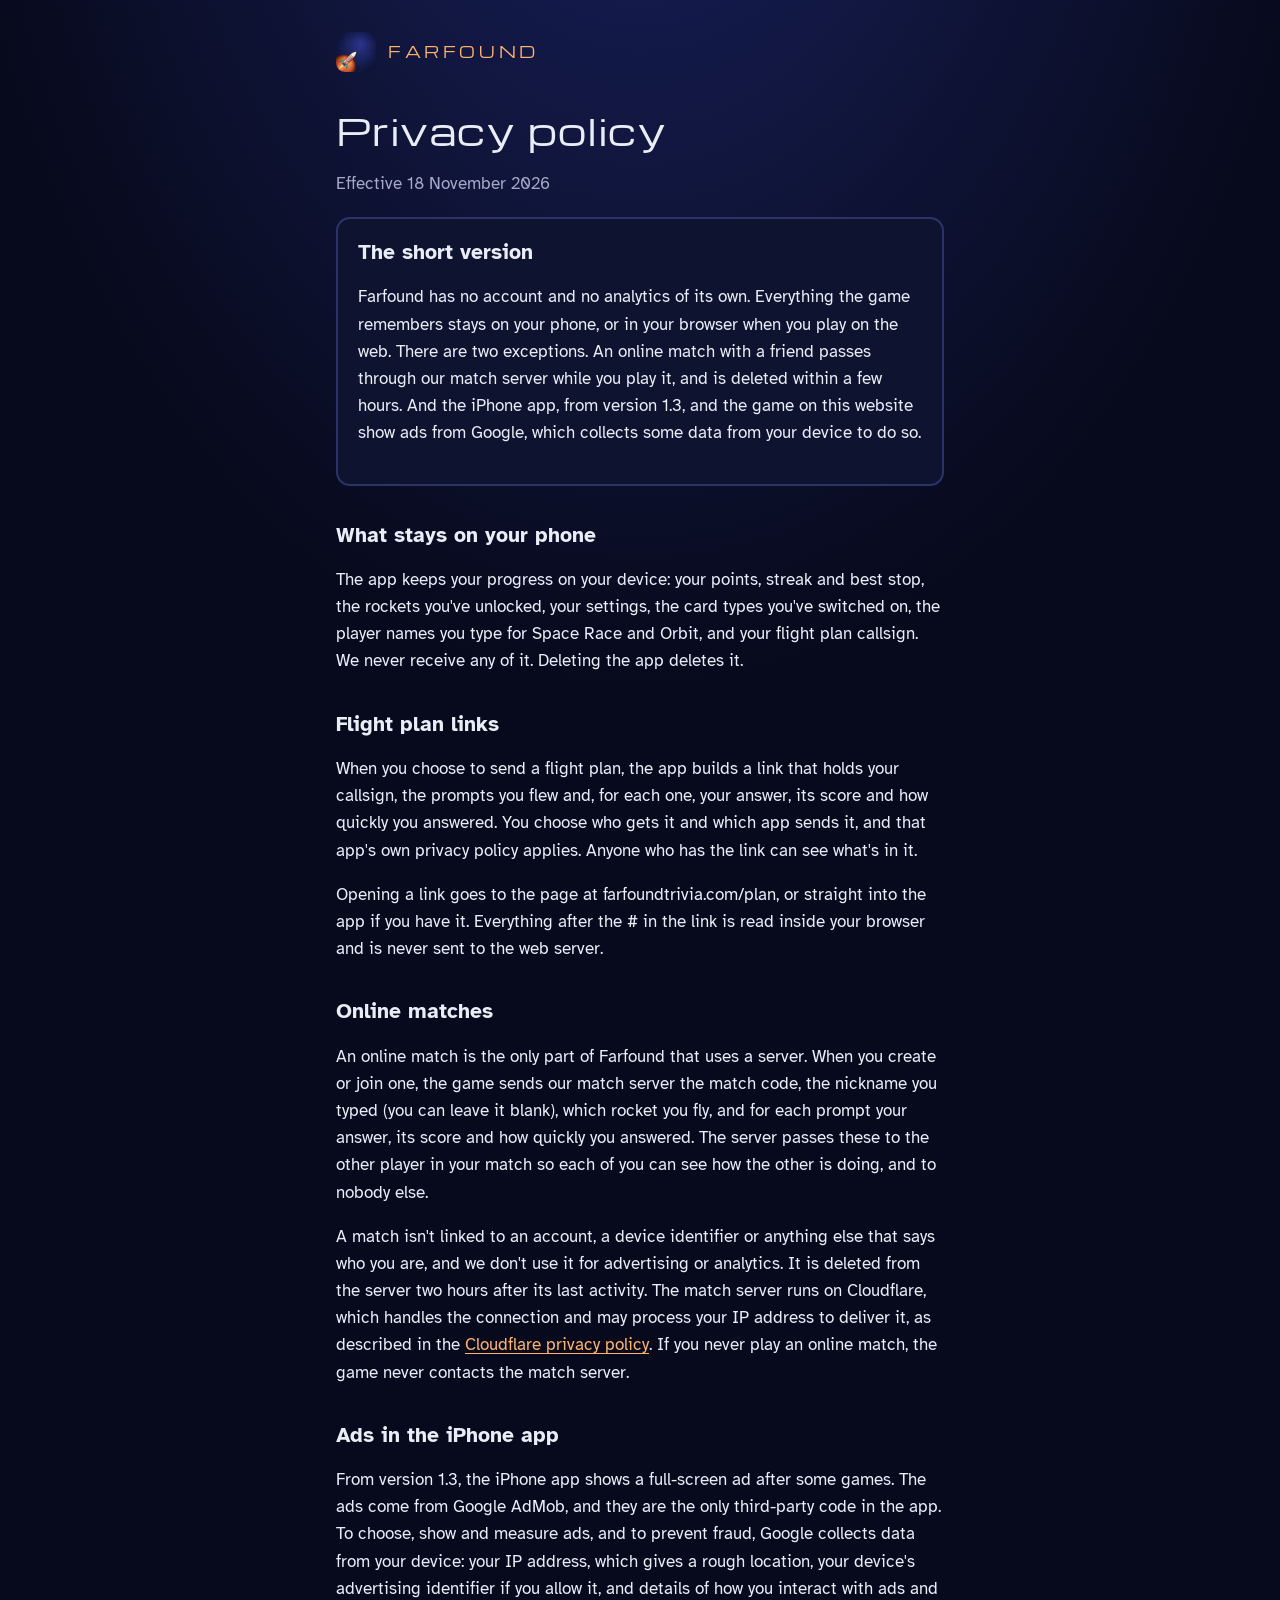
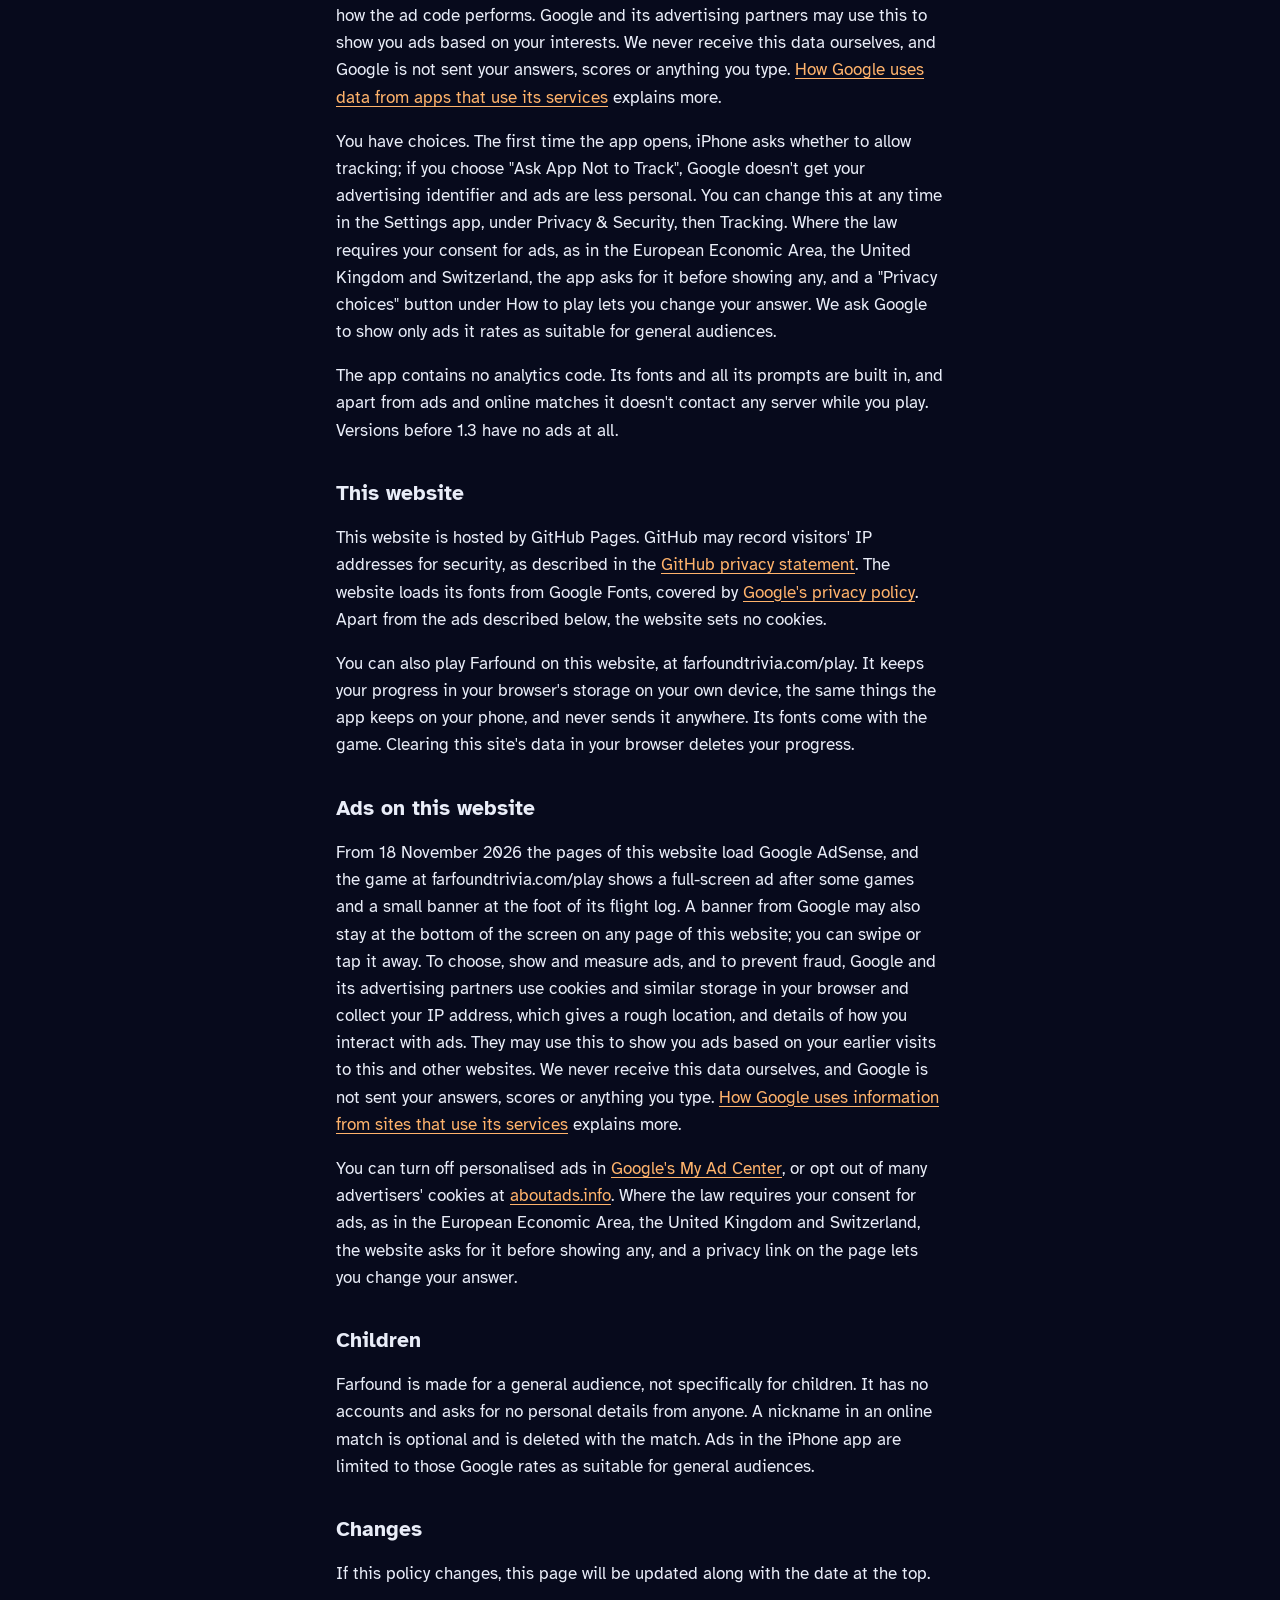
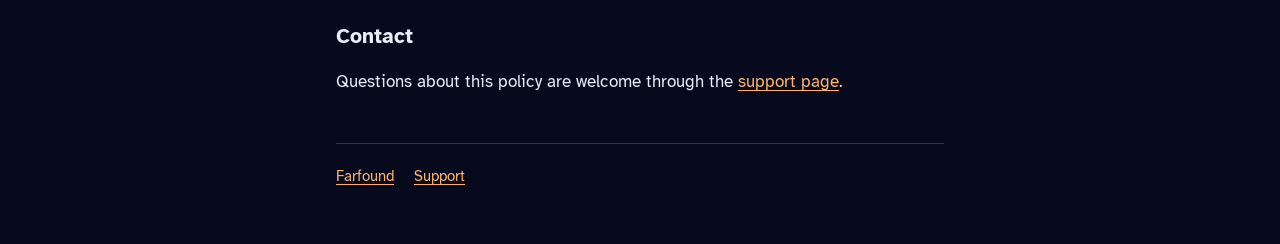
<file: privacy/index.html>
<!doctype html>
<html lang="en">
<head>
<meta charset="utf-8">
<meta name="viewport" content="width=device-width, initial-scale=1">
<title>Farfound Privacy Policy</title>
<meta name="description" content="Farfound has no account and no analytics of its own. The iPhone app and the game on this website show ads from Google. An online match is deleted within hours.">
<link rel="icon" href="../icon.png">
<link rel="preconnect" href="https://fonts.googleapis.com">
<link rel="preconnect" href="https://fonts.gstatic.com" crossorigin>
<link rel="stylesheet" href="https://fonts.googleapis.com/css2?family=Atkinson+Hyperlegible:wght@400;700&family=Michroma&family=Space+Mono&display=swap">
<link rel="stylesheet" href="../site.css">
<script async src="https://pagead2.googlesyndication.com/pagead/js/adsbygoogle.js?client=ca-pub-5512492798436213" crossorigin="anonymous"></script>
</head>
<body>
<main class="wrap">
  <a class="top" href="../"><img src="../icon.png" alt=""><span>FARFOUND</span></a>
  <h1>Privacy policy</h1>
  <p class="dim">Effective 18 November 2026</p>

  <div class="panel">
    <h2>The short version</h2>
    <p>Farfound has no account and no analytics of its own. Everything the game remembers stays on your phone, or in your browser when you play on the web. There are two exceptions. An online match with a friend passes through our match server while you play it, and is deleted within a few hours. And the iPhone app, from version 1.3, and the game on this website show ads from Google, which collects some data from your device to do so.</p>
  </div>

  <h2>What stays on your phone</h2>
  <p>The app keeps your progress on your device: your points, streak and best stop, the rockets you've unlocked, your settings, the card types you've switched on, the player names you type for Space Race and Orbit, and your flight plan callsign. We never receive any of it. Deleting the app deletes it.</p>

  <h2>Flight plan links</h2>
  <p>When you choose to send a flight plan, the app builds a link that holds your callsign, the prompts you flew and, for each one, your answer, its score and how quickly you answered. You choose who gets it and which app sends it, and that app's own privacy policy applies. Anyone who has the link can see what's in it.</p>
  <p>Opening a link goes to the page at farfoundtrivia.com/plan, or straight into the app if you have it. Everything after the # in the link is read inside your browser and is never sent to the web server.</p>

  <h2>Online matches</h2>
  <p>An online match is the only part of Farfound that uses a server. When you create or join one, the game sends our match server the match code, the nickname you typed (you can leave it blank), which rocket you fly, and for each prompt your answer, its score and how quickly you answered. The server passes these to the other player in your match so each of you can see how the other is doing, and to nobody else.</p>
  <p>A match isn't linked to an account, a device identifier or anything else that says who you are, and we don't use it for advertising or analytics. It is deleted from the server two hours after its last activity. The match server runs on Cloudflare, which handles the connection and may process your IP address to deliver it, as described in the <a href="https://www.cloudflare.com/privacypolicy/">Cloudflare privacy policy</a>. If you never play an online match, the game never contacts the match server.</p>

  <h2>Ads in the iPhone app</h2>
  <p>From version 1.3, the iPhone app shows a full-screen ad after some games. The ads come from Google AdMob, and they are the only third-party code in the app. To choose, show and measure ads, and to prevent fraud, Google collects data from your device: your IP address, which gives a rough location, your device's advertising identifier if you allow it, and details of how you interact with ads and how the ad code performs. Google and its advertising partners may use this to show you ads based on your interests. We never receive this data ourselves, and Google is not sent your answers, scores or anything you type. <a href="https://policies.google.com/technologies/partner-sites">How Google uses data from apps that use its services</a> explains more.</p>
  <p>You have choices. The first time the app opens, iPhone asks whether to allow tracking; if you choose "Ask App Not to Track", Google doesn't get your advertising identifier and ads are less personal. You can change this at any time in the Settings app, under Privacy &amp; Security, then Tracking. Where the law requires your consent for ads, as in the European Economic Area, the United Kingdom and Switzerland, the app asks for it before showing any, and a "Privacy choices" button under How to play lets you change your answer. We ask Google to show only ads it rates as suitable for general audiences.</p>
  <p>The app contains no analytics code. Its fonts and all its prompts are built in, and apart from ads and online matches it doesn't contact any server while you play. Versions before 1.3 have no ads at all.</p>
  <h2>This website</h2>
  <p>This website is hosted by GitHub Pages. GitHub may record visitors' IP addresses for security, as described in the <a href="https://docs.github.com/site-policy/privacy-policies/github-general-privacy-statement">GitHub privacy statement</a>. The website loads its fonts from Google Fonts, covered by <a href="https://policies.google.com/privacy">Google's privacy policy</a>. Apart from the ads described below, the website sets no cookies.</p>
  <p>You can also play Farfound on this website, at farfoundtrivia.com/play. It keeps your progress in your browser's storage on your own device, the same things the app keeps on your phone, and never sends it anywhere. Its fonts come with the game. Clearing this site's data in your browser deletes your progress.</p>
  <h2>Ads on this website</h2>
  <p>From 18 November 2026 the pages of this website load Google AdSense, and the game at farfoundtrivia.com/play shows a full-screen ad after some games and a small banner at the foot of its flight log. A banner from Google may also stay at the bottom of the screen on any page of this website; you can swipe or tap it away. To choose, show and measure ads, and to prevent fraud, Google and its advertising partners use cookies and similar storage in your browser and collect your IP address, which gives a rough location, and details of how you interact with ads. They may use this to show you ads based on your earlier visits to this and other websites. We never receive this data ourselves, and Google is not sent your answers, scores or anything you type. <a href="https://policies.google.com/technologies/partner-sites">How Google uses information from sites that use its services</a> explains more.</p>
  <p>You can turn off personalised ads in <a href="https://myadcenter.google.com/">Google's My Ad Center</a>, or opt out of many advertisers' cookies at <a href="https://www.aboutads.info/choices/">aboutads.info</a>. Where the law requires your consent for ads, as in the European Economic Area, the United Kingdom and Switzerland, the website asks for it before showing any, and a privacy link on the page lets you change your answer.</p>

  <h2>Children</h2>
  <p>Farfound is made for a general audience, not specifically for children. It has no accounts and asks for no personal details from anyone. A nickname in an online match is optional and is deleted with the match. Ads in the iPhone app are limited to those Google rates as suitable for general audiences.</p>

  <h2>Changes</h2>
  <p>If this policy changes, this page will be updated along with the date at the top.</p>

  <h2>Contact</h2>
  <p>Questions about this policy are welcome through the <a href="../support/">support page</a>.</p>

  <footer>
    <a href="../">Farfound</a>
    <a href="../support/">Support</a>
  </footer>
</main>
</body>
</html>
</file>
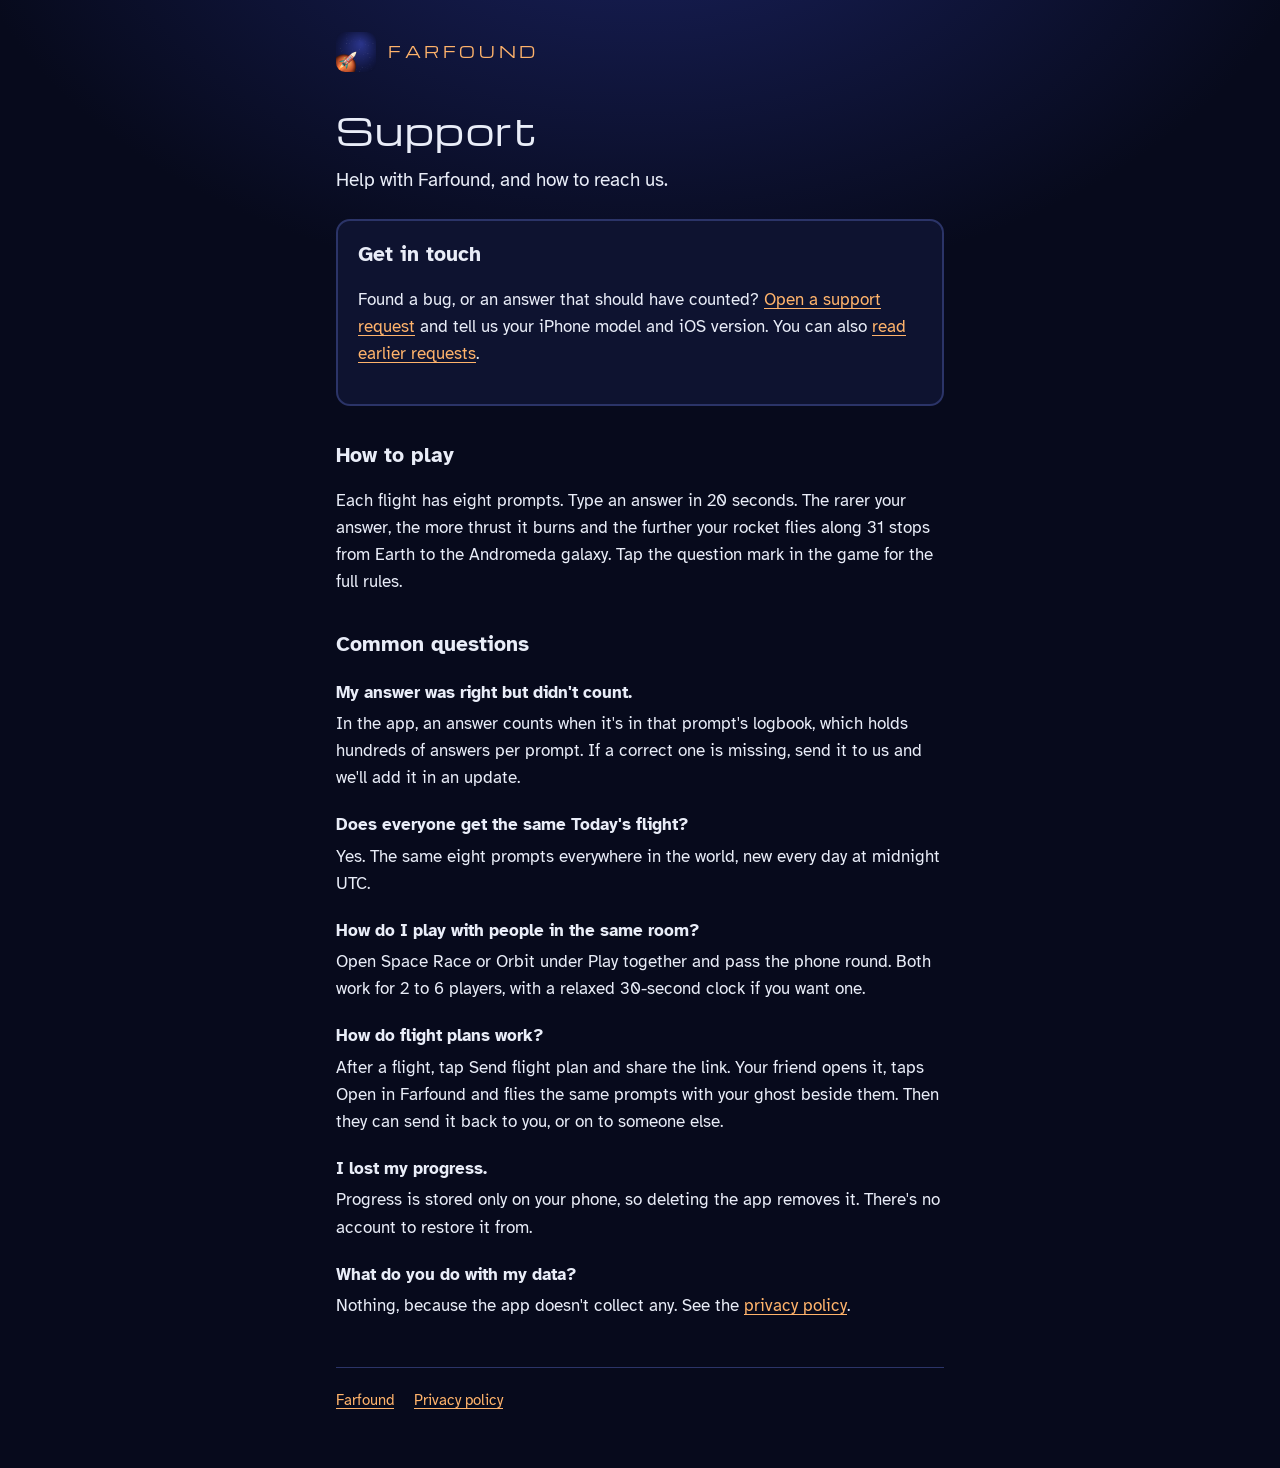
<file: support/index.html>
<!doctype html>
<html lang="en">
<head>
<meta charset="utf-8">
<meta name="viewport" content="width=device-width, initial-scale=1">
<title>Farfound Support</title>
<meta name="description" content="Help with Farfound, the daily word game where rare answers fly further.">
<link rel="icon" href="../icon.png">
<link rel="preconnect" href="https://fonts.googleapis.com">
<link rel="preconnect" href="https://fonts.gstatic.com" crossorigin>
<link rel="stylesheet" href="https://fonts.googleapis.com/css2?family=Atkinson+Hyperlegible:wght@400;700&family=Michroma&family=Space+Mono&display=swap">
<link rel="stylesheet" href="../site.css">
<script async src="https://pagead2.googlesyndication.com/pagead/js/adsbygoogle.js?client=ca-pub-5512492798436213" crossorigin="anonymous"></script>
</head>
<body>
<main class="wrap">
  <a class="top" href="../"><img src="../icon.png" alt=""><span>FARFOUND</span></a>
  <h1>Support</h1>
  <p class="lede">Help with Farfound, and how to reach us.</p>

  <div class="panel">
    <h2>Get in touch</h2>
    <p>Found a bug, or an answer that should have counted? <a href="https://github.com/v8l8z/farfound/issues/new">Open a support request</a> and tell us your iPhone model and iOS version. You can also <a href="https://github.com/v8l8z/farfound/issues">read earlier requests</a>.</p>
  </div>

  <h2>How to play</h2>
  <p>Each flight has eight prompts. Type an answer in 20 seconds. The rarer your answer, the more thrust it burns and the further your rocket flies along 31 stops from Earth to the Andromeda galaxy. Tap the question mark in the game for the full rules.</p>

  <h2>Common questions</h2>
  <dl>
    <dt>My answer was right but didn't count.</dt>
    <dd>In the app, an answer counts when it's in that prompt's logbook, which holds hundreds of answers per prompt. If a correct one is missing, send it to us and we'll add it in an update.</dd>
    <dt>Does everyone get the same Today's flight?</dt>
    <dd>Yes. The same eight prompts everywhere in the world, new every day at midnight UTC.</dd>
    <dt>How do I play with people in the same room?</dt>
    <dd>Open Space Race or Orbit under Play together and pass the phone round. Both work for 2 to 6 players, with a relaxed 30-second clock if you want one.</dd>
    <dt>How do flight plans work?</dt>
    <dd>After a flight, tap Send flight plan and share the link. Your friend opens it, taps Open in Farfound and flies the same prompts with your ghost beside them. Then they can send it back to you, or on to someone else.</dd>
    <dt>I lost my progress.</dt>
    <dd>Progress is stored only on your phone, so deleting the app removes it. There's no account to restore it from.</dd>
    <dt>What do you do with my data?</dt>
    <dd>Nothing, because the app doesn't collect any. See the <a href="../privacy/">privacy policy</a>.</dd>
  </dl>

  <footer>
    <a href="../">Farfound</a>
    <a href="../privacy/">Privacy policy</a>
  </footer>
</main>
</body>
</html>
</file>
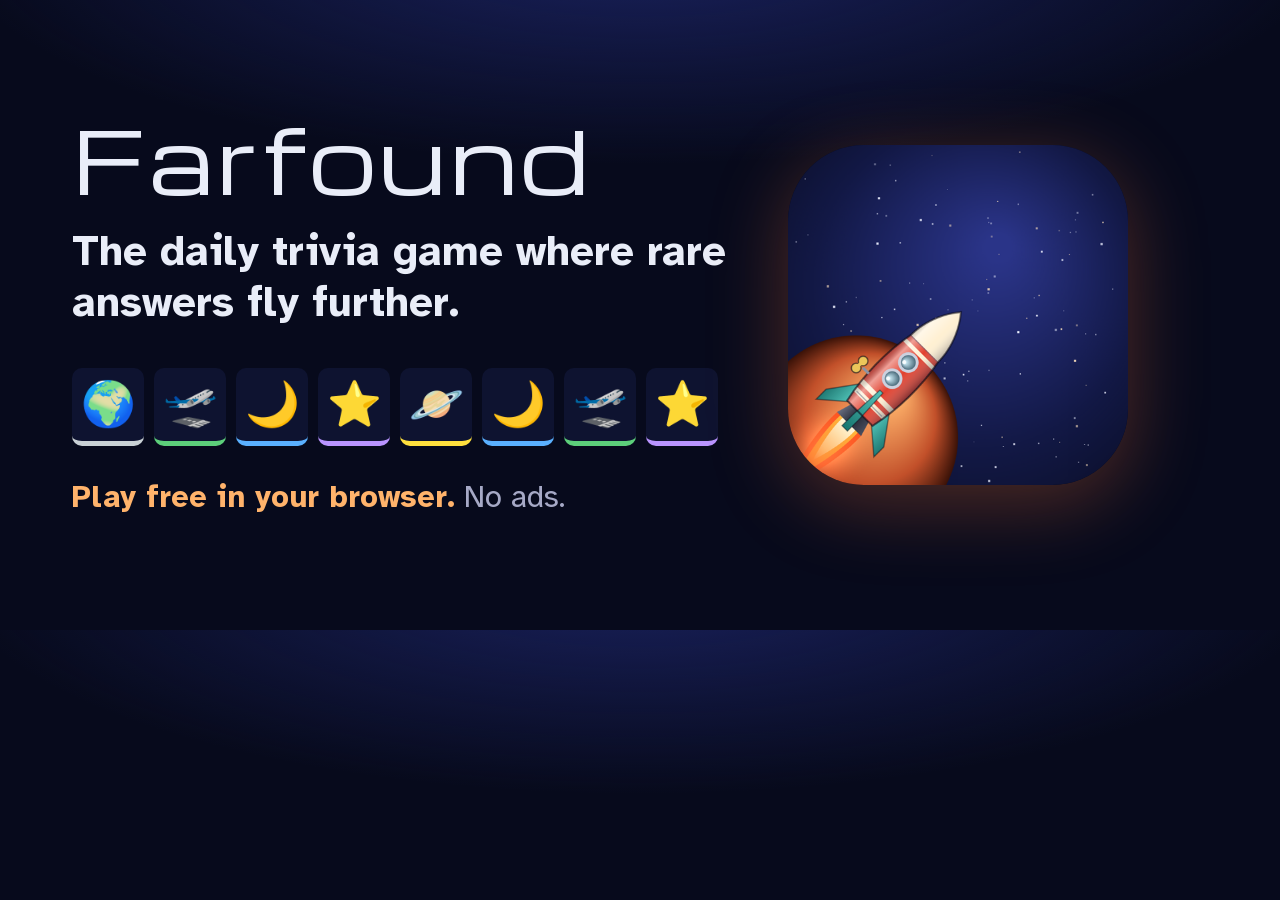
<file: og-card.html>
<!doctype html>
<html lang="en">
<head>
<meta charset="utf-8">
<meta name="robots" content="noindex">
<title>Farfound link card</title>
<style>
  /* The link card behind og.png: render this page at 1200 by 630 and save it as og.png.
     It uses the game's own fonts from play/ (run sync-play.sh first) and the colours from the game and site.css. */
  @font-face { font-family: 'Michroma'; font-weight: 400; src: url(play/ff-michroma-400-latin.woff2) format('woff2'); }
  @font-face { font-family: 'Atkinson Hyperlegible'; font-weight: 400; src: url(play/ff-atkinsonhyperlegible-400-latin.woff2) format('woff2'); }
  @font-face { font-family: 'Atkinson Hyperlegible'; font-weight: 700; src: url(play/ff-atkinsonhyperlegible-700-latin.woff2) format('woff2'); }
  :root {
    --void: #070a1c;
    --deck: #0e1330;
    --ink: #e9edf8;
    --ink-dim: #a6a9c6;
    --flare-hi: #ffb36b;
    --f-display: "Michroma", "Eurostile", "Arial Black", sans-serif;
    --f-body: "Atkinson Hyperlegible", "Segoe UI", system-ui, sans-serif;
  }
  html, body { margin: 0; }
  body {
    width: 1200px; height: 630px; overflow: hidden;
    background: radial-gradient(90% 60% at 50% -10%, #1a2260 0%, transparent 60%), var(--void);
    color: var(--ink);
    font-family: var(--f-body);
    -webkit-font-smoothing: antialiased;
  }
  .card { box-sizing: border-box; height: 100%; padding: 64px 72px; display: grid; grid-template-columns: 1fr 340px; align-items: center; gap: 52px; }
  h1 { margin: 0; font: 400 86px/1 var(--f-display); letter-spacing: 0.04em; }
  .line { margin: 26px 0 0; font-size: 42px; line-height: 1.22; font-weight: 700; }
  /* one flight's result as the share shows it: a tier symbol per prompt, never the answers */
  .row { display: flex; gap: 10px; margin-top: 40px; }
  .row span {
    width: 72px; height: 78px; display: grid; place-items: center; box-sizing: border-box;
    background: var(--deck); border-radius: 10px; border-bottom: 5px solid var(--tier);
    font-size: 44px; line-height: 1;
  }
  .free { margin: 32px 0 0; font-size: 31px; color: var(--ink-dim); }
  .free b { color: var(--flare-hi); font-weight: 700; }
  .icon { width: 340px; height: 340px; border-radius: 76px; box-shadow: 0 18px 80px rgba(255, 122, 61, 0.3); }
</style>
</head>
<body>
<div class="card">
  <div>
    <h1>Farfound</h1>
    <p class="line">The daily trivia game where rare answers fly further.</p>
    <div class="row" aria-label="A sample result">
      <span style="--tier:#c9d1d5">🌍</span>
      <span style="--tier:#5ccf7a">🛫</span>
      <span style="--tier:#5ab0ff">🌙</span>
      <span style="--tier:#b994ff">⭐</span>
      <span style="--tier:#ffe03d">🪐</span>
      <span style="--tier:#5ab0ff">🌙</span>
      <span style="--tier:#5ccf7a">🛫</span>
      <span style="--tier:#b994ff">⭐</span>
    </div>
    <p class="free"><b>Play free in your browser.</b> No ads.</p>
  </div>
  <img class="icon" src="icon.png" alt="">
</div>
</body>
</html>
</file>
<file: site.css>
:root {
  --void: #070a1c;
  --deck: #0e1330;
  --deck-2: #161d45;
  --rule: #2b3468;
  --ink: #e9edf8;
  --ink-dim: #a6a9c6;
  --flare: #ff7a3d;
  --flare-hi: #ffb36b;
  --f-display: "Michroma", "Eurostile", "Arial Black", sans-serif;
  --f-body: "Atkinson Hyperlegible", "Segoe UI", system-ui, sans-serif;
  --f-data: "Space Mono", ui-monospace, "SFMono-Regular", monospace;
  color-scheme: dark;
}
* { box-sizing: border-box; }
html { -webkit-text-size-adjust: 100%; }
body {
  margin: 0;
  min-height: 100vh;
  background: radial-gradient(90% 50% at 50% -10%, #1a2260 0%, transparent 60%), var(--void);
  color: var(--ink);
  font: 17px/1.6 var(--f-body);
}
.wrap { max-width: 640px; margin: 0 auto; padding: 32px 16px 56px; }
a { color: var(--flare-hi); text-underline-offset: 3px; }
a:hover { color: #fff; }
.top { display: flex; align-items: center; gap: 12px; margin-bottom: 36px; text-decoration: none; color: var(--flare-hi); }
.top img { width: 40px; height: 40px; border-radius: 9px; }
.top span { font-family: var(--f-display); font-size: 15px; letter-spacing: 0.24em; }
h1 { margin: 0 0 12px; font-family: var(--f-display); font-weight: 400; font-size: clamp(26px, 7vw, 36px); line-height: 1.25; letter-spacing: 0.04em; }
h2 { margin: 36px 0 8px; font-size: 21px; line-height: 1.3; }
p, li { color: var(--ink); }
.lede { font-size: 19px; color: var(--ink); margin: 0 0 24px; }
.dim { color: var(--ink-dim); }
ul { padding-left: 1.2em; }
li + li { margin-top: 6px; }
.hero { display: grid; gap: 20px; margin-bottom: 8px; }
.hero img { width: 112px; height: 112px; border-radius: 25px; box-shadow: 0 10px 40px rgba(255, 122, 61, 0.18); }
.btn {
  display: inline-flex; align-items: center; justify-content: center; min-height: 52px; padding: 12px 16px;
  border: 0; border-radius: 10px; background: var(--flare); color: #1a0d05; text-decoration: none;
  font: 15px/1.2 var(--f-display); letter-spacing: 0.12em; text-transform: uppercase; text-align: center; cursor: pointer;
  box-shadow: 0 4px 0 #b2481a;
}
.btn:hover { background: var(--flare-hi); color: #1a0d05; }
.btn:active { transform: translateY(2px); box-shadow: 0 2px 0 #b2481a; }
.btn-line { background: transparent; color: var(--ink); border: 2px solid var(--rule); box-shadow: none; }
.btn-line:hover { background: var(--deck-2); color: #fff; }
.btns { display: flex; flex-wrap: wrap; gap: 12px; margin: 24px 0; }
/* phones: the game's own button size, one full-width button to a row, so long labels stay on one line */
@media (max-width: 460px) {
  .btn { font-size: clamp(12px, 3.3vw, 13px); letter-spacing: 0.08em; padding: 12px 14px; }
  .btns .btn { flex: 1 1 100%; }
}
.panel { background: var(--deck); border: 2px solid var(--rule); border-radius: 14px; padding: 20px; margin: 20px 0; }
.panel h2 { margin-top: 0; }
.modes { display: grid; gap: 12px; margin: 16px 0 0; padding: 0; list-style: none; }
.modes li { background: var(--deck); border: 1.5px solid var(--rule); border-radius: 8px; padding: 14px 16px; margin: 0; }
.modes b { display: block; font-size: 18px; margin-bottom: 2px; }
.board { width: 100%; border-collapse: collapse; font-family: var(--f-data); font-size: 15px; }
.board th { text-align: left; font: 13px/1.4 var(--f-body); color: var(--ink-dim); padding: 0 8px 8px 0; }
.board td { padding: 10px 8px 10px 0; border-top: 1px solid var(--rule); vertical-align: top; }
.board td:last-child, .board th:last-child { text-align: right; padding-right: 0; }
.board .who { font-family: var(--f-body); font-weight: 700; }
dt { font-weight: 700; margin-top: 20px; }
dd { margin: 4px 0 0; color: var(--ink); }
footer { margin-top: 48px; padding-top: 20px; border-top: 1px solid var(--rule); display: flex; flex-wrap: wrap; gap: 20px; font-size: 15px; }
footer span { color: var(--ink-dim); }
:focus-visible { outline: 3px solid var(--flare-hi); outline-offset: 3px; }
</file>
